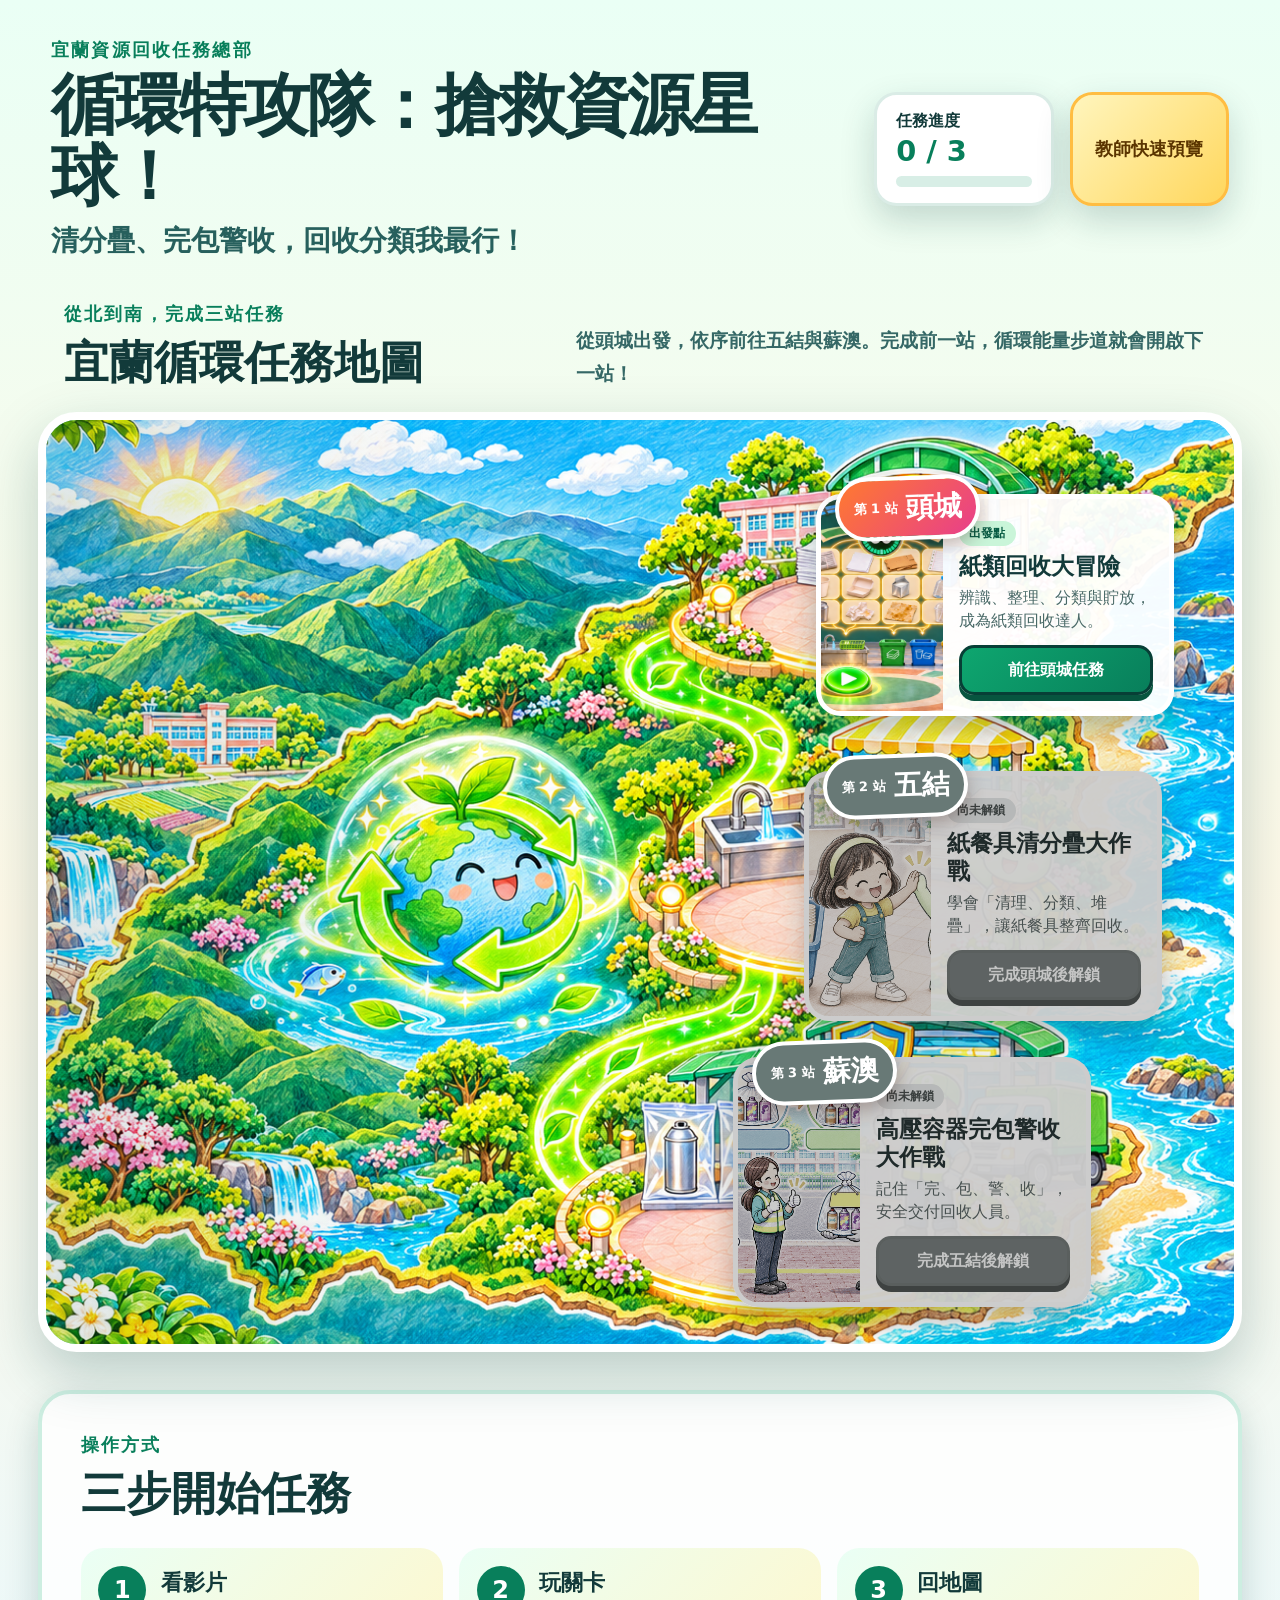
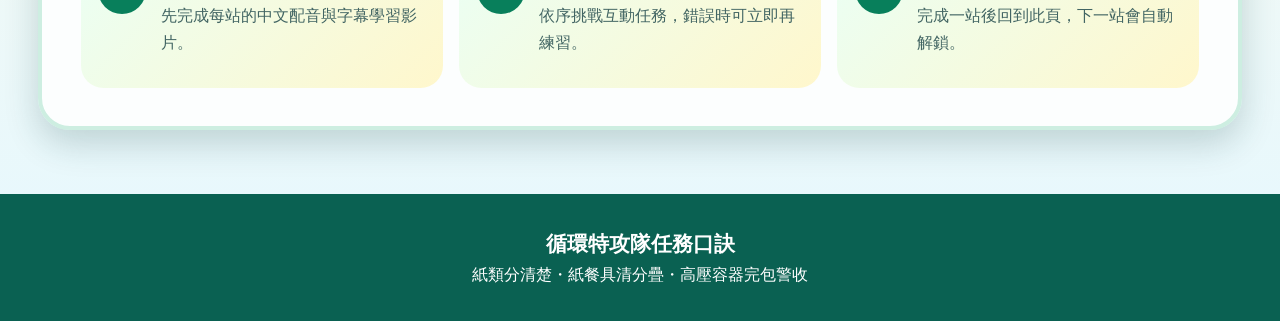
<file: index.html>
<!doctype html>
<html lang="zh-Hant-TW">
<head>
  <meta charset="utf-8">
  <meta name="viewport" content="width=device-width, initial-scale=1, viewport-fit=cover">
  <meta name="theme-color" content="#087f5b">
  <title>循環特攻隊：搶救資源星球！</title>
  <link rel="icon" href="assets/thumbs/paper.png">
  <link rel="stylesheet" href="styles.css">
</head>
<body>
  <a class="skip-link" href="#mission-map">跳到任務地圖</a>
  <header class="hero">
    <div class="hero-copy">
      <p class="eyebrow">宜蘭資源回收任務總部</p>
      <h1>循環特攻隊：搶救資源星球！</h1>
      <p class="subtitle">清分疊、完包警收，回收分類我最行！</p>
    </div>
    <div class="hero-actions">
      <div class="progress-card" aria-live="polite">
        <span>任務進度</span>
        <strong id="progress-text">0 / 3</strong>
        <div class="progress-track"><span id="progress-bar"></span></div>
      </div>
      <button class="teacher-button" id="teacher-toggle" type="button" aria-pressed="false">教師快速預覽</button>
    </div>
  </header>

  <main>
    <section class="mission-intro" aria-labelledby="map-title">
      <div>
        <p class="eyebrow">從北到南，完成三站任務</p>
        <h2 id="map-title">宜蘭循環任務地圖</h2>
      </div>
      <p>從頭城出發，依序前往五結與蘇澳。完成前一站，循環能量步道就會開啟下一站！</p>
    </section>

    <section class="map-shell" id="mission-map" aria-label="宜蘭三站闖關地圖">
      <img class="map-art" src="assets/map/yilan-recycling-adventure.png" alt="宜蘭山海間的資源回收冒險地圖，設有頭城、五結與蘇澳三座任務平台">
      <div class="map-shade" aria-hidden="true"></div>

      <article class="mission-node toucheng" data-mission="paper">
        <div class="location-pin"><span>第 1 站</span><strong>頭城</strong></div>
        <div class="mission-card">
          <img src="assets/thumbs/paper.png" alt="紙類分類任務插圖">
          <div class="card-copy">
            <span class="status-pill" data-status="paper">出發點</span>
            <h3>紙類回收大冒險</h3>
            <p>辨識、整理、分類與貯放，成為紙類回收達人。</p>
            <a class="mission-button" data-link="paper" href="games/paper/index.html">前往頭城任務</a>
          </div>
        </div>
      </article>

      <article class="mission-node wujie locked" data-mission="tableware">
        <div class="location-pin"><span>第 2 站</span><strong>五結</strong></div>
        <div class="mission-card">
          <img src="assets/thumbs/tableware.png" alt="紙餐具清分疊任務插圖">
          <div class="card-copy">
            <span class="status-pill" data-status="tableware">尚未解鎖</span>
            <h3>紙餐具清分疊大作戰</h3>
            <p>學會「清理、分類、堆疊」，讓紙餐具整齊回收。</p>
            <a class="mission-button" data-link="tableware" href="games/tableware/index.html" aria-disabled="true" tabindex="-1">完成頭城後解鎖</a>
          </div>
        </div>
      </article>

      <article class="mission-node suao locked" data-mission="pressure">
        <div class="location-pin"><span>第 3 站</span><strong>蘇澳</strong></div>
        <div class="mission-card">
          <img src="assets/thumbs/pressure.png" alt="高壓容器完包警收任務插圖">
          <div class="card-copy">
            <span class="status-pill" data-status="pressure">尚未解鎖</span>
            <h3>高壓容器完包警收大作戰</h3>
            <p>記住「完、包、警、收」，安全交付回收人員。</p>
            <a class="mission-button" data-link="pressure" href="games/pressure/index.html" aria-disabled="true" tabindex="-1">完成五結後解鎖</a>
          </div>
        </div>
      </article>

      <div class="planet-message" id="planet-message" hidden>
        <span aria-hidden="true">★</span>
        <strong>資源星球獲救了！</strong>
        <p>你完成三站任務，成為最棒的循環特攻隊員！</p>
      </div>
    </section>

    <section class="how-to" aria-labelledby="how-title">
      <div>
        <p class="eyebrow">操作方式</p>
        <h2 id="how-title">三步開始任務</h2>
      </div>
      <ol>
        <li><strong>看影片</strong><span>先完成每站的中文配音與字幕學習影片。</span></li>
        <li><strong>玩關卡</strong><span>依序挑戰互動任務，錯誤時可立即再練習。</span></li>
        <li><strong>回地圖</strong><span>完成一站後回到此頁，下一站會自動解鎖。</span></li>
      </ol>
    </section>
  </main>

  <footer>
    <strong>循環特攻隊任務口訣</strong>
    <span>紙類分清楚・紙餐具清分疊・高壓容器完包警收</span>
  </footer>
  <script src="app.js"></script>
</body>
</html>
</file>
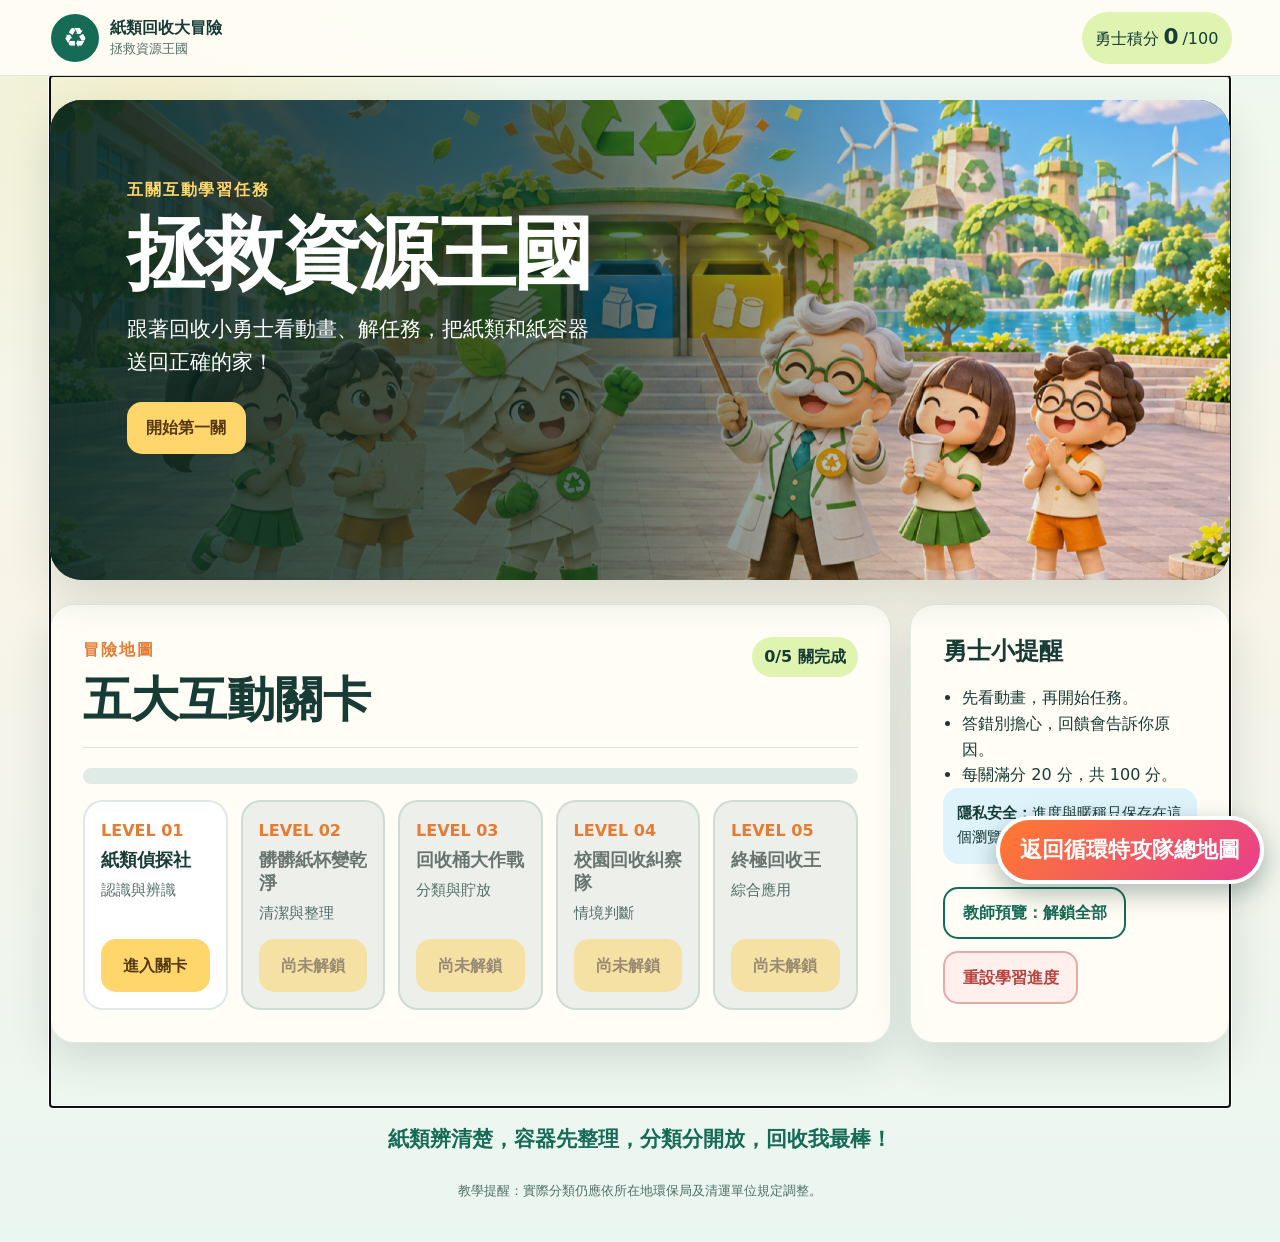
<file: games/paper/index.html>
<!doctype html>
<html lang="zh-Hant-TW">
<head>
  <meta charset="utf-8">
  <meta name="viewport" content="width=device-width, initial-scale=1, viewport-fit=cover">
  <meta name="theme-color" content="#156b55">
  <meta name="description" content="適合國小三、四年級的紙類與紙容器回收闖關遊戲。">
  <title>紙類回收大冒險｜拯救資源王國</title>
  <link rel="icon" href="assets/scenes/scene-05-07.png">
  <link rel="stylesheet" href="styles.css">
</head>
<body>
  <a class="hub-return" href="../../index.html" aria-label="返回循環特攻隊宜蘭任務總地圖">返回循環特攻隊總地圖</a>
  <a class="skip-link" href="#app">跳到主要內容</a>
  <header class="topbar">
    <button class="brand" data-action="home" aria-label="回首頁">
      <span class="brand-mark" aria-hidden="true">♻</span>
      <span><b>紙類回收大冒險</b><small>拯救資源王國</small></span>
    </button>
    <div class="score-pill" aria-live="polite"><span>勇士積分</span><b id="header-score">0</b><span>/100</span></div>
  </header>

  <main id="app" tabindex="-1"></main>

  <footer>
    <p>紙類辨清楚，容器先整理，分類分開放，回收我最棒！</p>
    <small>教學提醒：實際分類仍應依所在地環保局及清運單位規定調整。</small>
  </footer>

  <div id="toast" class="toast" role="status" aria-live="polite"></div>
  <script src="app.js" defer></script>
</body>
</html>
</file>
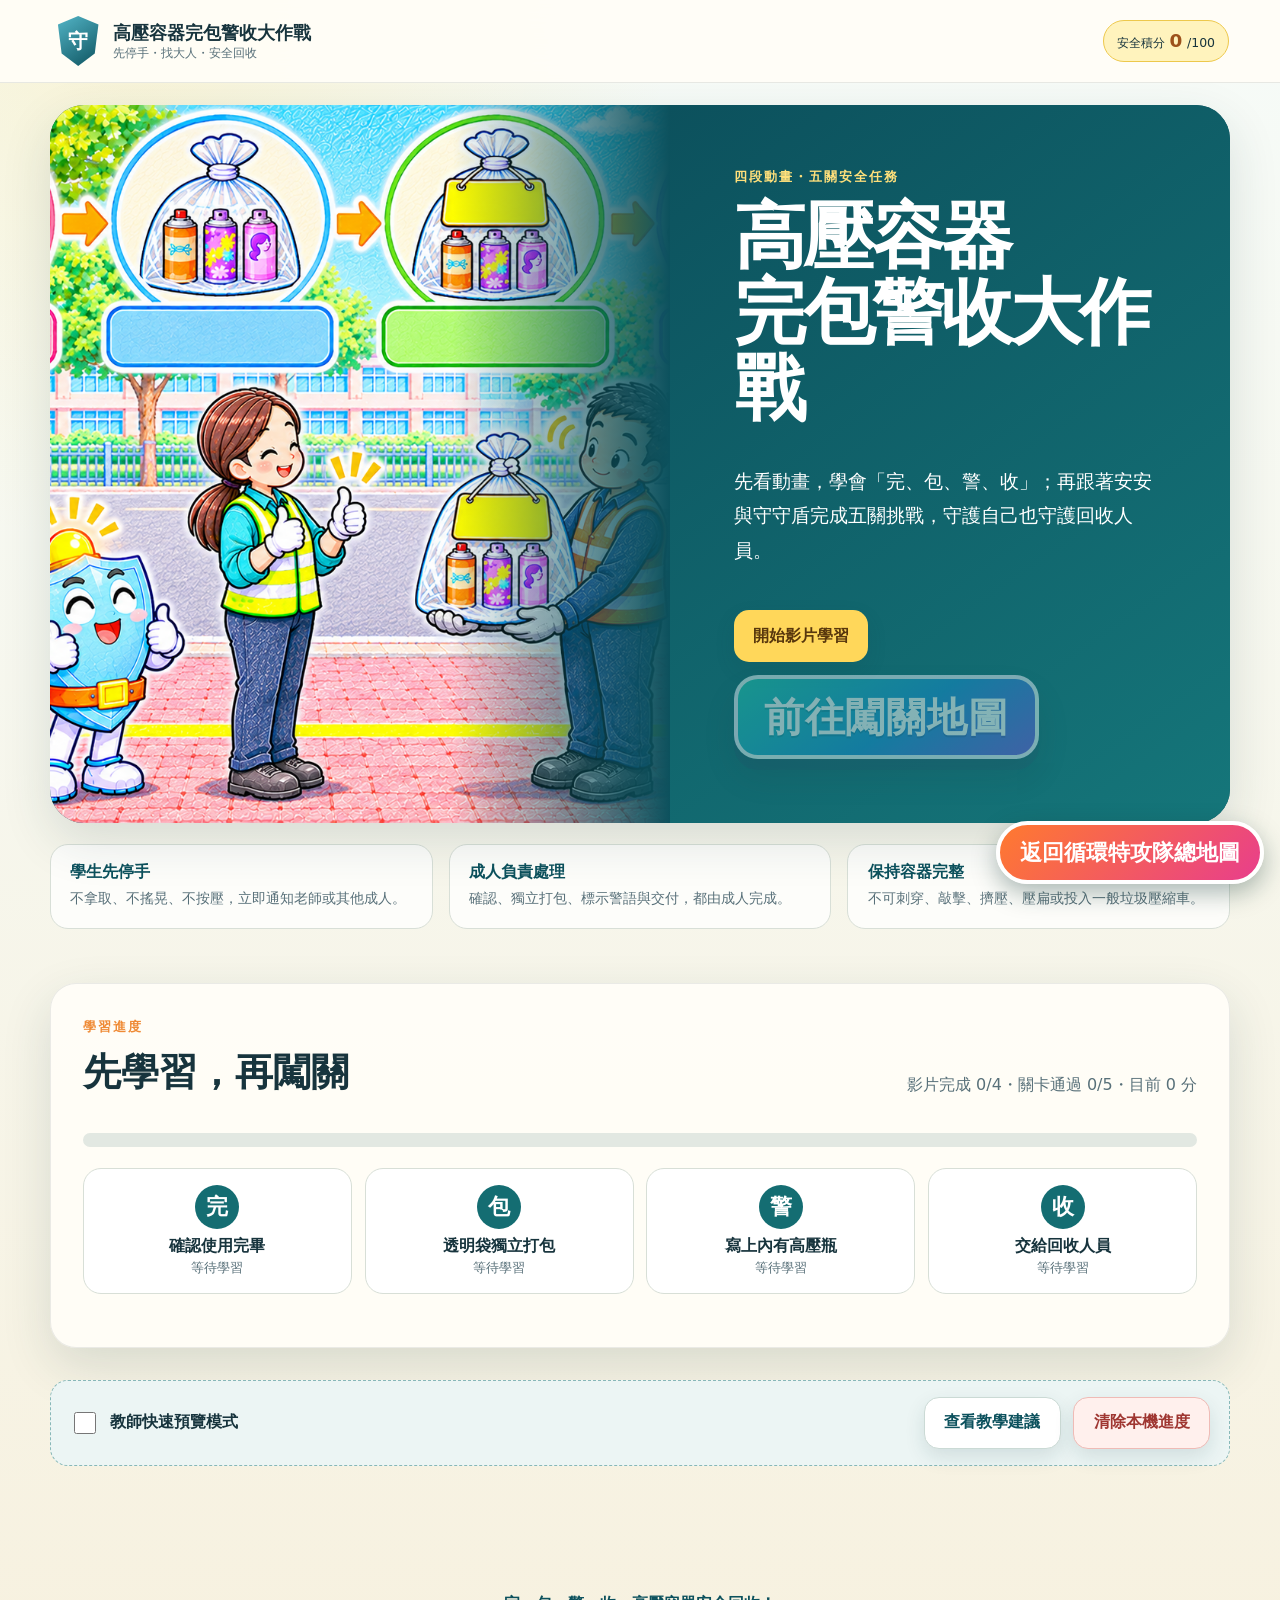
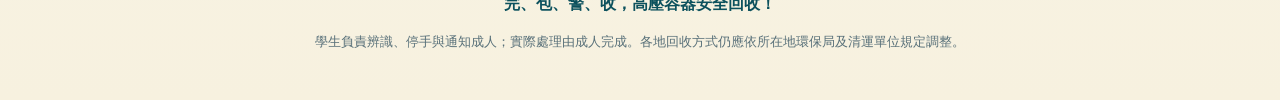
<file: games/pressure/index.html>
<!doctype html>
<html lang="zh-Hant-TW">
<head>
  <meta charset="utf-8">
  <meta name="viewport" content="width=device-width, initial-scale=1, viewport-fit=cover">
  <meta name="theme-color" content="#124f60">
  <meta name="description" content="適合國小三、四年級學習廢高壓容器完、包、警、收正確回收方式的五關互動遊戲。">
  <title>高壓容器完包警收大作戰</title>
  <link rel="icon" href="assets/scenes/scene-04-03.png">
  <link rel="stylesheet" href="styles.css">
</head>
<body>
  <a class="hub-return" href="../../index.html" aria-label="返回循環特攻隊宜蘭任務總地圖">返回循環特攻隊總地圖</a>
  <a class="skip-link" href="#app">跳到主要內容</a>
  <header class="topbar">
    <button class="brand" data-action="home" aria-label="回到首頁">
      <span class="brand-mark" aria-hidden="true">守</span>
      <span><b>高壓容器完包警收大作戰</b><small>先停手・找大人・安全回收</small></span>
    </button>
    <div class="score-pill" aria-live="polite"><span>安全積分</span><b id="header-score">0</b><span>/100</span></div>
  </header>

  <main id="app" tabindex="-1"></main>

  <footer>
    <p>完、包、警、收，高壓容器安全回收！</p>
    <small>學生負責辨識、停手與通知成人；實際處理由成人完成。各地回收方式仍應依所在地環保局及清運單位規定調整。</small>
  </footer>

  <div id="toast" class="toast" role="status" aria-live="polite"></div>
  <script src="app.js" defer></script>
</body>
</html>
</file>
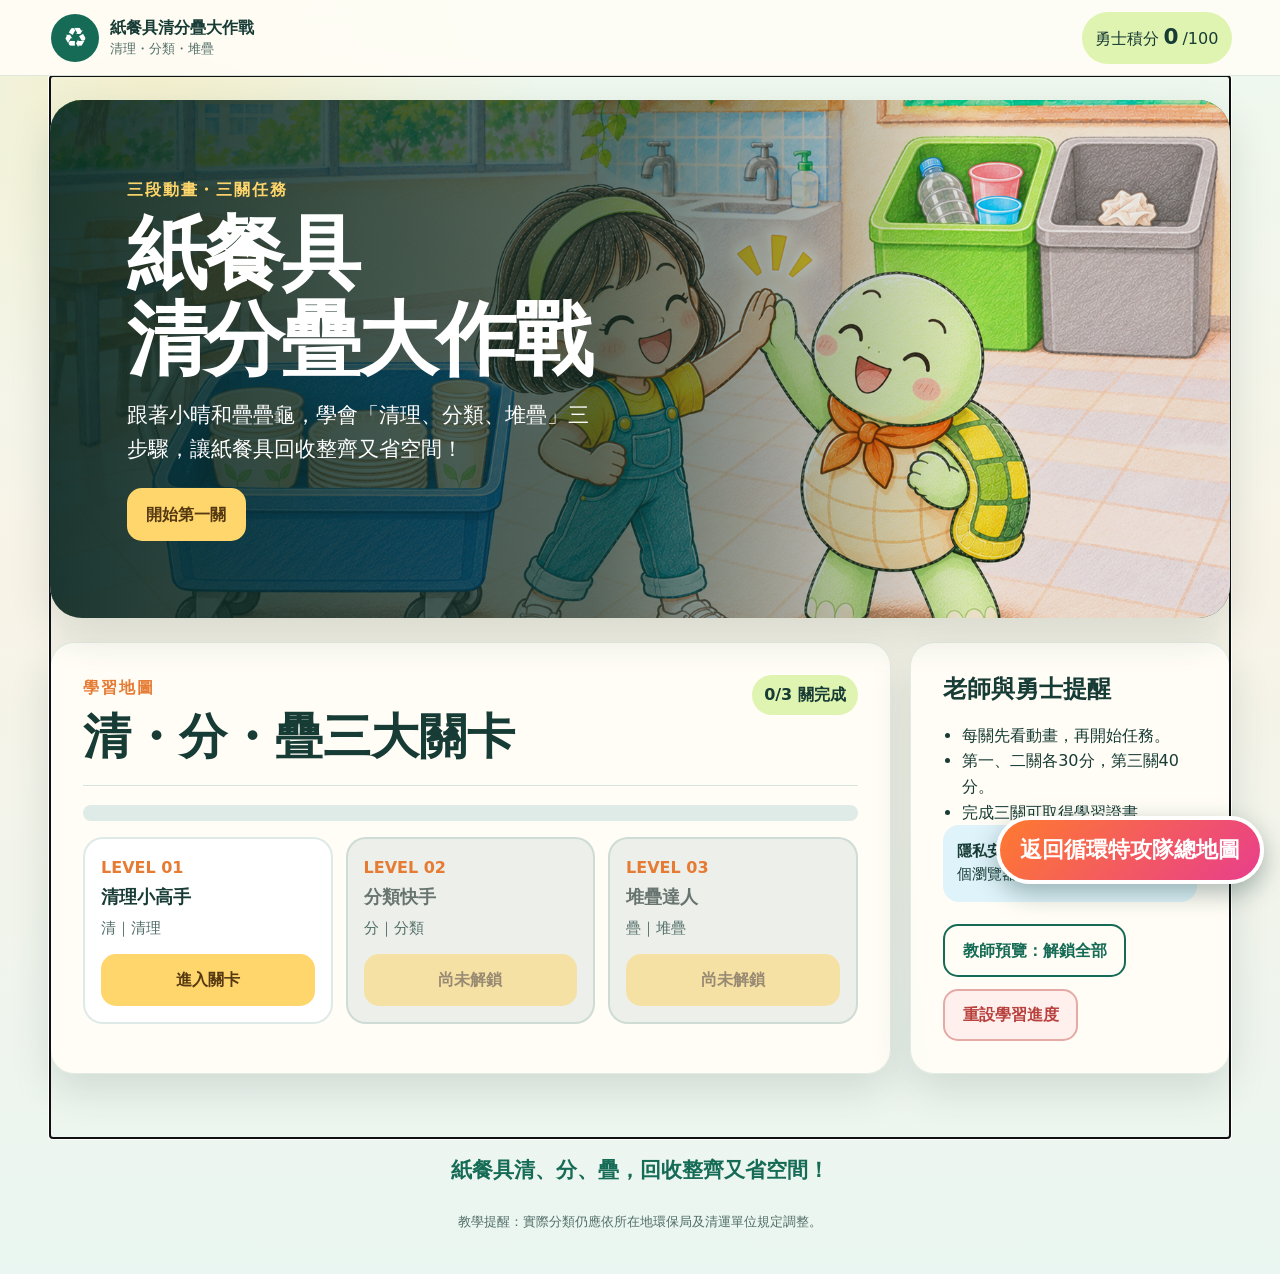
<file: games/tableware/index.html>
<!doctype html>
<html lang="zh-Hant-TW">
<head>
  <meta charset="utf-8">
  <meta name="viewport" content="width=device-width, initial-scale=1, viewport-fit=cover">
  <meta name="theme-color" content="#156b55">
  <meta name="description" content="適合國小學生學習紙餐具清理、分類與堆疊的三關互動遊戲。">
  <title>紙餐具清分疊大作戰</title>
  <link rel="icon" href="assets/scenes/scene-03-03.png">
  <link rel="stylesheet" href="styles.css">
</head>
<body>
  <a class="hub-return" href="../../index.html" aria-label="返回循環特攻隊宜蘭任務總地圖">返回循環特攻隊總地圖</a>
  <a class="skip-link" href="#app">跳到主要內容</a>
  <header class="topbar">
    <button class="brand" data-action="home" aria-label="回首頁">
      <span class="brand-mark" aria-hidden="true">♻</span>
      <span><b>紙餐具清分疊大作戰</b><small>清理・分類・堆疊</small></span>
    </button>
    <div class="score-pill" aria-live="polite"><span>勇士積分</span><b id="header-score">0</b><span>/100</span></div>
  </header>

  <main id="app" tabindex="-1"></main>

  <footer>
    <p>紙餐具清、分、疊，回收整齊又省空間！</p>
    <small>教學提醒：實際分類仍應依所在地環保局及清運單位規定調整。</small>
  </footer>

  <div id="toast" class="toast" role="status" aria-live="polite"></div>
  <script src="app.js" defer></script>
</body>
</html>
</file>
<file: styles.css>
:root {
  --ink: #123a3a;
  --green: #087f5b;
  --green-2: #22b573;
  --yellow: #ffd43b;
  --orange: #ff7a2f;
  --blue: #168aad;
  --cream: #fff9e8;
  --paper: rgba(255,255,255,.96);
  --shadow: 0 14px 34px rgba(15, 67, 63, .2);
}

* { box-sizing: border-box; }
html { scroll-behavior: smooth; }
body {
  margin: 0;
  color: var(--ink);
  font-family: "Noto Sans TC", "PingFang TC", "Microsoft JhengHei", system-ui, sans-serif;
  background: linear-gradient(180deg, #eafff5 0, #fff9e8 48%, #e5f8ff 100%);
}
button, a { font: inherit; }
a { color: inherit; }
.skip-link { position: fixed; left: 1rem; top: -6rem; z-index: 1000; padding: .9rem 1.2rem; background: #fff; border-radius: 1rem; font-weight: 900; }
.skip-link:focus { top: 1rem; }

.hero {
  max-width: 1540px;
  margin: 0 auto;
  padding: clamp(1.3rem, 3vw, 3rem) clamp(1rem, 4vw, 4rem) 1.4rem;
  display: flex;
  align-items: center;
  justify-content: space-between;
  gap: 2rem;
}
.eyebrow { margin: 0 0 .45rem; color: var(--green); font-size: clamp(.9rem, 1.4vw, 1.15rem); font-weight: 900; letter-spacing: .12em; }
h1, h2, h3, p { margin-top: 0; }
h1 { margin-bottom: .55rem; font-size: clamp(2rem, 5.2vw, 4.7rem); line-height: 1.08; letter-spacing: -.045em; }
.subtitle { margin: 0; color: #27605d; font-size: clamp(1.15rem, 2.2vw, 2rem); font-weight: 800; }
.hero-actions { display: flex; align-items: stretch; gap: 1rem; flex: 0 0 auto; }
.progress-card, .teacher-button { border: 3px solid rgba(8,127,91,.15); border-radius: 1.4rem; box-shadow: var(--shadow); }
.progress-card { min-width: 180px; padding: 1rem 1.2rem; background: white; }
.progress-card span { display: block; font-weight: 800; }
.progress-card strong { display: block; margin: .1rem 0 .55rem; color: var(--green); font-size: 1.8rem; }
.progress-track { height: 11px; overflow: hidden; background: #d8eee6; border-radius: 99px; }
.progress-track span { width: 0; height: 100%; background: linear-gradient(90deg, var(--green-2), var(--yellow)); border-radius: inherit; transition: width .35s ease; }
.teacher-button { min-height: 72px; padding: 1rem 1.4rem; border-color: #ffbd42; color: #5b3500; background: linear-gradient(135deg, #fff5bd, #ffd75d); font-size: 1.1rem; font-weight: 900; cursor: pointer; }
.teacher-button[aria-pressed="true"] { color: white; border-color: #0c7d95; background: linear-gradient(135deg, #1496bb, #087f5b); }

main { max-width: 1540px; margin: 0 auto; padding: 0 clamp(.7rem, 3vw, 3rem) 4rem; }
.mission-intro { display: flex; align-items: end; justify-content: space-between; gap: 2rem; padding: 1.2rem clamp(.4rem, 2vw, 2rem); }
.mission-intro h2, .how-to h2 { margin-bottom: 0; font-size: clamp(1.7rem, 3.5vw, 3rem); }
.mission-intro > p { max-width: 640px; margin-bottom: .15rem; color: #356866; font-size: clamp(1rem, 1.5vw, 1.25rem); font-weight: 700; line-height: 1.7; }

.map-shell {
  position: relative;
  min-height: min(74vw, 940px);
  overflow: hidden;
  border: 8px solid white;
  border-radius: clamp(1.3rem, 3vw, 3rem);
  background: #69cdec;
  box-shadow: 0 22px 55px rgba(18,78,76,.26);
  isolation: isolate;
}
.map-art { position: absolute; inset: 0; width: 100%; height: 100%; object-fit: cover; }
.map-shade { position: absolute; inset: 0; z-index: 1; pointer-events: none; background: linear-gradient(90deg, rgba(6,61,60,.12), transparent 35%); }
.mission-node { position: absolute; z-index: 3; width: clamp(230px, 28vw, 410px); }
.toucheng { top: 8%; right: 5%; }
.wujie { top: 38%; right: 6%; }
.suao { right: 12%; bottom: 4%; }
.location-pin { position: absolute; z-index: 4; top: -1.1rem; left: 1.2rem; display: flex; align-items: center; gap: .5rem; padding: .55rem .9rem; color: white; border: 4px solid white; border-radius: 999px; background: linear-gradient(135deg, var(--orange), #e83e8c); box-shadow: 0 7px 18px rgba(63,30,23,.3); transform: rotate(-2deg); }
.location-pin span { font-size: .82rem; font-weight: 800; }
.location-pin strong { font-size: clamp(1.3rem, 2.2vw, 2rem); }
.mission-card { display: grid; grid-template-columns: 35% 1fr; overflow: hidden; border: 5px solid rgba(255,255,255,.97); border-radius: 1.55rem; background: var(--paper); box-shadow: 0 14px 30px rgba(13,58,55,.3); transition: transform .2s ease, filter .2s ease; }
.mission-card img { width: 100%; height: 100%; min-height: 190px; object-fit: cover; }
.card-copy { padding: 1.35rem 1rem 1rem; }
.status-pill { display: inline-block; margin-bottom: .45rem; padding: .25rem .65rem; border-radius: 99px; color: #075b43; background: #c9f5d9; font-size: .78rem; font-weight: 900; }
.mission-card h3 { margin-bottom: .35rem; font-size: clamp(1.05rem, 1.8vw, 1.45rem); line-height: 1.2; }
.mission-card p { margin-bottom: .8rem; color: #496967; font-size: clamp(.8rem, 1.25vw, 1rem); line-height: 1.45; }
.mission-button { display: block; min-height: 50px; padding: .72rem .75rem; border: 3px solid #073f36; border-radius: .95rem; color: white; background: linear-gradient(135deg, #0ea66f, #087f5b); text-align: center; text-decoration: none; font-weight: 900; box-shadow: 0 6px 0 #07553f; }
.mission-button:hover, .mission-button:focus-visible { transform: translateY(-2px); filter: brightness(1.08); outline: 4px solid rgba(255,212,59,.9); outline-offset: 3px; }
.mission-node.completed .mission-card { border-color: var(--yellow); }
.mission-node.completed .status-pill { color: #694100; background: #ffe79a; }
.mission-node.completed .location-pin { background: linear-gradient(135deg, #ffaf18, #ff7a2f); }
.mission-node.locked .mission-card { filter: grayscale(.65) brightness(.8); }
.mission-node.locked .mission-button { border-color: #687976; color: #f3f6f5; background: #6d7f7c; box-shadow: 0 6px 0 #455552; pointer-events: none; }
.mission-node.locked .status-pill { color: #3e5250; background: #e1e7e6; }
.mission-node.locked .location-pin { background: #687976; }

.planet-message { position: absolute; z-index: 5; left: 25%; top: 49%; width: min(34%, 430px); padding: 1.2rem; border: 6px solid #fff; border-radius: 2rem; color: #083c38; background: rgba(255,249,220,.96); box-shadow: 0 0 0 8px #ffd43b, var(--shadow); text-align: center; animation: pop .5s ease both; }
.planet-message span { display: block; color: #ff9f1c; font-size: 2.4rem; }
.planet-message strong { display: block; font-size: clamp(1.3rem, 2.5vw, 2.3rem); }
.planet-message p { margin: .4rem 0 0; font-weight: 800; line-height: 1.5; }
@keyframes pop { from { opacity: 0; transform: scale(.75); } }

.how-to { margin-top: 2.4rem; padding: clamp(1.3rem, 3vw, 2.8rem); border: 4px solid #cdeee1; border-radius: 2rem; background: rgba(255,255,255,.86); box-shadow: var(--shadow); }
.how-to ol { display: grid; grid-template-columns: repeat(3,1fr); gap: 1rem; margin: 1.5rem 0 0; padding: 0; list-style: none; counter-reset: steps; }
.how-to li { position: relative; min-height: 140px; padding: 1.25rem 1.25rem 1.25rem 5rem; border-radius: 1.4rem; background: linear-gradient(135deg, #eafff5, #fff7cc); counter-increment: steps; }
.how-to li::before { content: counter(steps); position: absolute; left: 1.1rem; top: 1.1rem; display: grid; width: 3rem; aspect-ratio: 1; place-items: center; border-radius: 50%; color: white; background: var(--green); font-size: 1.5rem; font-weight: 900; }
.how-to strong { display: block; margin-bottom: .4rem; font-size: 1.35rem; }
.how-to span { color: #426563; line-height: 1.65; }
footer { padding: 2.2rem 1rem; color: white; background: #0a6152; text-align: center; }
footer strong, footer span { display: block; }
footer strong { margin-bottom: .45rem; font-size: 1.3rem; }

@media (max-width: 980px) {
  .hero, .mission-intro { align-items: stretch; flex-direction: column; }
  .hero-actions { width: 100%; }
  .progress-card, .teacher-button { flex: 1; }
  .map-shell { min-height: 1200px; }
  .map-art { object-position: 58% center; }
  .mission-node { width: min(46vw, 400px); }
  .toucheng { top: 5%; right: 3%; }
  .wujie { top: 37%; right: 3%; }
  .suao { right: 4%; bottom: 4%; }
  .mission-card { grid-template-columns: 1fr; }
  .mission-card img { height: 105px; min-height: 0; }
  .planet-message { left: 5%; top: 43%; width: 42%; }
}

@media (max-width: 650px) {
  .hero { padding-inline: 1rem; }
  .hero-actions { flex-direction: column; }
  .mission-intro { padding-inline: .3rem; }
  .map-shell { min-height: 1560px; border-width: 5px; }
  .map-art { object-position: 64% center; filter: saturate(.92) brightness(.92); }
  .map-shade { background: rgba(6,61,60,.1); }
  .mission-node { left: 5%; right: auto; width: 90%; }
  .toucheng { top: 5%; }
  .wujie { top: 36%; }
  .suao { top: 67%; bottom: auto; }
  .mission-card { grid-template-columns: 34% 1fr; }
  .mission-card img { height: 100%; min-height: 210px; }
  .card-copy { padding-top: 1.55rem; }
  .mission-card h3 { font-size: 1.18rem; }
  .mission-card p { font-size: .88rem; }
  .mission-button { min-height: 56px; }
  .planet-message { left: 8%; top: 88%; width: 84%; }
  .how-to ol { grid-template-columns: 1fr; }
}

@media (max-width: 420px) {
  .map-shell { min-height: 1660px; }
  .mission-card { grid-template-columns: 1fr; }
  .mission-card img { height: 130px; min-height: 0; }
}

@media (prefers-reduced-motion: reduce) {
  *, *::before, *::after { scroll-behavior: auto !important; animation: none !important; transition: none !important; }
}
</file>
<file: games/paper/styles.css>
:root {
  --ink: #173b35;
  --muted: #526e68;
  --paper: #fffdf6;
  --cream: #f6f0df;
  --green: #156b55;
  --green-2: #2f9274;
  --lime: #dff4b0;
  --blue: #24729a;
  --blue-light: #dff3fa;
  --orange: #e67b33;
  --yellow: #ffd66b;
  --red: #b9413d;
  --shadow: 0 16px 40px rgba(31, 70, 61, .15);
  --radius: 24px;
}

.hub-return {
  position: fixed; right: max(16px, env(safe-area-inset-right)); bottom: max(16px, env(safe-area-inset-bottom)); z-index: 999;
  display: grid; min-height: 62px; padding: .8rem 1.25rem; place-items: center;
  border: 4px solid #fff; border-radius: 999px; color: #fff; background: linear-gradient(135deg,#ff7a2f,#e83e8c);
  box-shadow: 0 9px 24px rgba(20,57,53,.35); font-size: clamp(1.05rem,2vw,1.35rem); font-weight: 900; text-decoration: none;
}
.hub-return:hover,.hub-return:focus-visible { transform: translateY(-2px); outline: 4px solid #ffd43b; outline-offset: 3px; }
@media print { .hub-return { display: none !important; } }

* { box-sizing: border-box; }
html { scroll-behavior: smooth; }
body {
  margin: 0;
  color: var(--ink);
  background:
    radial-gradient(circle at 12% 4%, rgba(255, 214, 107, .26), transparent 24rem),
    linear-gradient(180deg, #edf8ef, #f8f3e7 45%, #eaf6f1);
  font-family: "PingFang TC", "Noto Sans TC", system-ui, -apple-system, sans-serif;
  line-height: 1.6;
  min-height: 100vh;
}
button, input { font: inherit; }
button { touch-action: manipulation; }
.skip-link { position: fixed; left: 1rem; top: -5rem; z-index: 100; background: #fff; padding: .8rem 1rem; border-radius: 12px; color: var(--green); }
.skip-link:focus { top: 1rem; }
.topbar {
  position: sticky; top: 0; z-index: 20;
  display: flex; justify-content: space-between; align-items: center; gap: 1rem;
  min-height: 74px; padding: .65rem clamp(1rem, 4vw, 3rem);
  background: rgba(255, 253, 246, .92); backdrop-filter: blur(12px);
  border-bottom: 1px solid rgba(21, 107, 85, .14);
}
.brand { border: 0; background: none; color: var(--ink); display: flex; align-items: center; gap: .7rem; text-align: left; cursor: pointer; padding: .2rem; }
.brand-mark { display: grid; place-items: center; width: 48px; height: 48px; border-radius: 50%; background: var(--green); color: #fff; font-size: 1.7rem; }
.brand b, .brand small { display: block; line-height: 1.2; }
.brand small { color: var(--muted); margin-top: .2rem; }
.score-pill { display: flex; align-items: baseline; gap: .25rem; padding: .55rem .85rem; border-radius: 999px; background: var(--lime); white-space: nowrap; }
.score-pill b { font-size: 1.35rem; }
#app { width: min(1180px, calc(100% - 2rem)); margin: 0 auto; padding: 1.5rem 0 4rem; min-height: 75vh; }
footer { text-align: center; color: var(--muted); padding: 1rem 1rem 2.5rem; }
footer p { font-weight: 800; color: var(--green); font-size: clamp(1rem, 3vw, 1.3rem); }

.hero, .level-hero {
  position: relative; overflow: hidden; min-height: 480px; border-radius: 32px;
  background: #244f42; box-shadow: var(--shadow); isolation: isolate;
}
.hero::after, .level-hero::after { content: ""; position: absolute; inset: 0; z-index: -1; background: linear-gradient(90deg, rgba(9, 40, 34, .92) 0%, rgba(9, 40, 34, .68) 46%, rgba(9, 40, 34, .08) 78%); }
.hero img, .level-hero img { position: absolute; inset: 0; width: 100%; height: 100%; object-fit: cover; z-index: -2; }
.hero-copy, .level-hero-copy { width: min(630px, 63%); padding: clamp(2rem, 6vw, 5rem); color: #fff; }
.eyebrow { margin: 0 0 .5rem; text-transform: uppercase; letter-spacing: .12em; font-weight: 900; color: var(--yellow); }
h1, h2, h3, p { margin-top: 0; }
h1 { font-size: clamp(2.4rem, 7vw, 5rem); line-height: 1.08; letter-spacing: -.035em; margin-bottom: 1rem; }
h2 { font-size: clamp(1.8rem, 5vw, 3rem); line-height: 1.18; }
.lead { font-size: clamp(1.05rem, 2.3vw, 1.3rem); max-width: 38em; }
.action-row { display: flex; flex-wrap: wrap; gap: .75rem; margin-top: 1.4rem; }
.btn {
  min-height: 50px; border-radius: 15px; border: 2px solid transparent; padding: .72rem 1.1rem;
  font-weight: 800; cursor: pointer; transition: transform .16s ease, box-shadow .16s ease, background .16s ease;
}
.btn:hover { transform: translateY(-2px); box-shadow: 0 8px 20px rgba(22, 64, 54, .18); }
.btn:focus-visible, .choice:focus-visible, .item-card:focus-visible, .zone:focus-visible, .scenario-card:focus-visible { outline: 4px solid var(--yellow); outline-offset: 3px; }
.btn-primary { background: var(--yellow); color: #553912; }
.btn-secondary { background: #fff; color: var(--green); border-color: rgba(21,107,85,.25); }
.btn-quiet { background: transparent; color: var(--green); border-color: var(--green); }
.btn-danger { background: #fff0ee; color: var(--red); border-color: #e4aaa5; }
.btn[disabled], .choice[disabled], .item-card[disabled] { opacity: .55; cursor: not-allowed; transform: none; }

.dashboard { margin-top: 1.5rem; display: grid; grid-template-columns: 1fr 320px; gap: 1.2rem; }
.panel { background: rgba(255,253,246,.95); border: 1px solid rgba(21,107,85,.12); border-radius: var(--radius); box-shadow: var(--shadow); padding: clamp(1.1rem, 3vw, 2rem); }
.progress-track { height: 16px; background: #dfebe6; border-radius: 99px; overflow: hidden; }
.progress-fill { height: 100%; background: linear-gradient(90deg, var(--green-2), var(--yellow)); border-radius: inherit; }
.level-grid { display: grid; grid-template-columns: repeat(5, 1fr); gap: .8rem; margin-top: 1rem; }
.level-card { position: relative; min-height: 180px; display: flex; flex-direction: column; border: 2px solid rgba(21,107,85,.14); border-radius: 20px; padding: 1rem; background: #fff; }
.level-card.done { border-color: var(--green-2); background: #f1faef; }
.level-card.locked { background: #ecefea; color: #68746f; }
.level-no { font-weight: 900; color: var(--orange); }
.level-card h3 { font-size: 1.1rem; margin: .35rem 0 .4rem; line-height: 1.3; }
.level-card p { font-size: .92rem; color: var(--muted); flex: 1; }
.level-card .btn { width: 100%; }
.mini-list { padding-left: 1.2rem; margin-bottom: 0; }
.privacy-note { background: var(--blue-light); border-radius: 16px; padding: .9rem; font-size: .93rem; }

.level-hero { min-height: 350px; margin-bottom: 1.2rem; }
.level-hero-copy { padding: clamp(1.6rem, 5vw, 3.5rem); }
.level-hero h1 { font-size: clamp(2.1rem, 5vw, 3.8rem); }
.level-layout { display: grid; grid-template-columns: minmax(0, 1.45fr) minmax(270px, .55fr); gap: 1.2rem; align-items: start; }
.video-box { overflow: hidden; background: #0d2c25; border-radius: 18px; }
video { display: block; width: 100%; aspect-ratio: 16 / 9; background: #0d2c25; }
.lesson-card { position: sticky; top: 90px; }
.lesson-card ul { padding-left: 1.3rem; }
.game-stage { margin-top: 1.2rem; }
.stage-head { display: flex; justify-content: space-between; align-items: start; gap: 1rem; border-bottom: 1px solid #d8e5df; padding-bottom: 1rem; margin-bottom: 1.2rem; }
.stage-head h2 { margin-bottom: .25rem; }
.status-chip { flex: none; border-radius: 99px; background: var(--lime); padding: .45rem .75rem; font-weight: 900; }
.instruction { background: #fff5d2; border-left: 6px solid var(--yellow); padding: .9rem 1rem; border-radius: 10px; }
.feedback { min-height: 54px; padding: .75rem 1rem; border-radius: 14px; margin-top: 1rem; font-weight: 800; }
.feedback:empty { display: none; }
.feedback.good { background: #e1f6df; color: #185d3f; }
.feedback.bad { background: #fff0e3; color: #8a431e; }
.items, .choices { display: grid; grid-template-columns: repeat(2, minmax(0, 1fr)); gap: .75rem; }
.item-card, .choice, .zone, .step-card, .scenario-card {
  border: 2px solid #d6e4de; background: #fff; color: var(--ink); border-radius: 16px; padding: 1rem; min-height: 58px; cursor: pointer; text-align: left;
}
.item-card { display: flex; align-items: center; gap: .8rem; font-weight: 800; }
.item-icon { display: grid; place-items: center; flex: none; width: 46px; height: 46px; border-radius: 14px; background: var(--cream); font-size: 1.55rem; }
.item-card.selected { border-color: var(--orange); background: #fff8e9; box-shadow: 0 0 0 3px rgba(230,123,51,.18); }
.item-card.answered { opacity: .48; text-decoration: line-through; }
.category-buttons, .zones { display: grid; grid-template-columns: repeat(3, 1fr); gap: .8rem; margin: 1rem 0; }
.zone { min-height: 120px; text-align: center; font-weight: 900; display: grid; place-items: center; border-width: 3px; }
.zone.green { border-color: #55a56d; background: #eff9e7; }
.zone.blue { border-color: #4b9bc0; background: #eaf7fc; }
.zone.orange { border-color: #e9a062; background: #fff4e7; }
.step-pool { display: grid; grid-template-columns: repeat(2, 1fr); gap: .75rem; }
.step-card { font-weight: 800; }
.step-card.wrong { border-style: dashed; color: #7a4c43; }
.sequence { display: grid; grid-template-columns: repeat(4, 1fr); gap: .55rem; margin: 1rem 0; }
.sequence-slot { min-height: 72px; border-radius: 14px; border: 2px dashed #96b3a8; display: grid; place-items: center; padding: .5rem; text-align: center; background: #f6faf7; }
.scenario-grid { display: grid; grid-template-columns: repeat(2, minmax(0, 1fr)); gap: 1rem; }
.scenario-card { padding: 0; overflow: hidden; }
.scenario-card img { width: 100%; aspect-ratio: 16/9; object-fit: cover; display: block; }
.scenario-copy { padding: 1rem; }
.scenario-card.solved { border-color: var(--green-2); background: #f0faef; }
.fix-options { display: grid; gap: .5rem; margin-top: .75rem; }
.choice { font-weight: 800; text-align: center; }
.choice:hover, .step-card:hover, .item-card:hover { border-color: var(--green-2); }
.quiz-top { display: flex; justify-content: space-between; gap: 1rem; align-items: center; margin-bottom: 1rem; }
.timer { display: grid; place-items: center; min-width: 84px; min-height: 84px; border-radius: 50%; border: 8px solid var(--yellow); background: #fff; font-size: 1.45rem; font-weight: 900; }
.timer.urgent { color: var(--red); border-color: #e77b73; animation: pulse .8s infinite alternate; }
.result-card { text-align: center; padding: clamp(2rem, 6vw, 4rem); }
.result-score { font-size: clamp(3rem, 10vw, 6rem); font-weight: 900; color: var(--green); line-height: 1; }
.stars { color: #e9a51e; font-size: 2rem; letter-spacing: .15em; }
.certificate {
  position: relative; overflow: hidden; text-align: center; border: 12px double #d8a62d; padding: clamp(2rem, 7vw, 5rem); min-height: 650px;
  background: rgba(255,253,246,.94); border-radius: 18px;
}
.certificate::before { content: ""; position: absolute; inset: 0; z-index: -2; background: url("assets/scenes/scene-05-07.png") center/cover; opacity: .18; }
.certificate::after { content: ""; position: absolute; inset: 0; z-index: -1; background: linear-gradient(rgba(255,253,246,.48), rgba(255,253,246,.9)); }
.certificate h1 { color: var(--green); }
.name-input { width: min(420px, 100%); border: 0; border-bottom: 3px solid var(--green); background: transparent; text-align: center; font-size: 1.65rem; font-weight: 900; color: var(--ink); padding: .5rem; }
.signature-row { display: flex; justify-content: center; gap: 3rem; margin-top: 3rem; }
.signature { border-top: 2px solid var(--ink); padding: .5rem 2.5rem; }
.toast { position: fixed; left: 50%; bottom: 1.5rem; z-index: 50; transform: translate(-50%, 120px); opacity: 0; padding: .85rem 1.2rem; border-radius: 99px; background: #173b35; color: #fff; box-shadow: var(--shadow); transition: .25s; pointer-events: none; }
.toast.show { transform: translate(-50%, 0); opacity: 1; }
.hidden { display: none !important; }
@keyframes pulse { to { transform: scale(1.07); } }

@media (max-width: 900px) {
  .dashboard, .level-layout { grid-template-columns: 1fr; }
  .level-grid { grid-template-columns: repeat(2, 1fr); }
  .lesson-card { position: static; }
  .level-card:last-child { grid-column: 1 / -1; }
}
@media (max-width: 640px) {
  #app { width: min(100% - 1rem, 1180px); padding-top: .6rem; }
  .topbar { min-height: 66px; padding: .5rem .75rem; }
  .brand-mark { width: 42px; height: 42px; }
  .brand small, .score-pill span:first-child { display: none; }
  .hero, .level-hero { min-height: 530px; }
  .hero::after, .level-hero::after { background: linear-gradient(0deg, rgba(9,40,34,.96), rgba(9,40,34,.42) 72%, rgba(9,40,34,.08)); }
  .hero-copy, .level-hero-copy { position: absolute; bottom: 0; width: 100%; padding: 1.35rem; }
  .level-grid, .items, .choices, .scenario-grid, .step-pool { grid-template-columns: 1fr; }
  .category-buttons, .zones { grid-template-columns: 1fr; }
  .zone { min-height: 76px; }
  .sequence { grid-template-columns: repeat(2, 1fr); }
  .stage-head { display: block; }
  .status-chip { display: inline-block; margin-top: .5rem; }
  .panel { border-radius: 18px; }
}
@media (prefers-reduced-motion: reduce) {
  *, *::before, *::after { scroll-behavior: auto !important; animation: none !important; transition: none !important; }
}
@media print {
  .topbar, footer, .no-print, .toast { display: none !important; }
  body { background: #fff; }
  #app { width: 100%; padding: 0; }
  .certificate { min-height: 95vh; box-shadow: none; break-inside: avoid; }
}

/* A4 paper-recycling certificate */
.certificate-shell { margin: 1.5rem auto 3rem; }
.paper-certificate {
  position: relative; width: min(100%, 1123px); aspect-ratio: 297 / 210; min-height: 0; margin: 0 auto;
  padding: 3.6% 12% 3.2%; overflow: hidden; border: 0; border-radius: 22px;
  background: url("assets/certificate/paper-certificate-bg.png") center / 100% 100% no-repeat;
  box-shadow: 0 24px 65px rgba(35,70,76,.24); text-align: center;
  print-color-adjust: exact; -webkit-print-color-adjust: exact;
}
.paper-certificate::before, .paper-certificate::after { display: none; }
.paper-certificate > * { position: relative; z-index: 1; }
.certificate-header { text-align: center; }
.certificate-header p { margin: 0; color: #c6622f; font-size: clamp(.72rem,1.15vw,1rem); font-weight: 950; letter-spacing: .16em; }
.certificate-header h1 { margin: .12rem 0; color: #126348; font-size: clamp(2rem,4vw,3.45rem); line-height: 1.05; }
.certificate-header span { color: #58716a; font-size: clamp(.72rem,1.15vw,.95rem); font-weight: 850; }
.certificate-content { width: 78%; margin: .55rem auto 0; }
.certificate-lead { margin: 0 0 .25rem; color: #345c54; font-size: clamp(.76rem,1.15vw,1rem); font-weight: 900; }
.name-panel { width: min(72%,560px); margin: 0 auto; padding: .42rem .8rem; border: 4px solid #e9a72c; border-radius: 17px; background: linear-gradient(135deg,rgba(255,244,166,.96),rgba(255,218,151,.96)); box-shadow: 0 6px 0 rgba(165,104,23,.14); }
.name-panel label { display: block; color: #85501f; font-size: clamp(.68rem,1vw,.86rem); font-weight: 950; }
.paper-certificate .name-input { width: 100%; padding: .18rem .5rem; border: 0; border-bottom: 3px solid #218160; background: rgba(255,255,255,.78); color: #123f36; font-size: clamp(1.35rem,2.25vw,2rem); line-height: 1.15; }
.certificate-story { margin: .55rem auto; padding: .42rem .65rem; border-left: 6px solid #4aa479; border-radius: 8px; background: rgba(255,255,255,.76); color: #244e46; font-size: clamp(.72rem,1.15vw,.98rem); font-weight: 750; line-height: 1.55; }
.paper-certificate .stars { margin: .2rem 0; color: #f2a91e; font-size: clamp(1.05rem,2vw,1.7rem); letter-spacing: .15em; }
.certificate-award { display: flex; align-items: center; justify-content: center; gap: .75rem; margin: .3rem auto; padding: .45rem .7rem; border: 2px solid #7eb99d; border-radius: 14px; background: linear-gradient(90deg,rgba(229,248,238,.95),rgba(255,246,196,.95)); }
.certificate-award span { color: #5c756d; font-size: .72rem; font-weight: 900; }
.certificate-award strong { color: #126348; font-size: clamp(.9rem,1.45vw,1.2rem); }
.certificate-award em { color: #a65326; font-size: clamp(.78rem,1.15vw,.98rem); font-style: normal; font-weight: 950; }
.certificate-slogan { margin: .35rem 0 0; color: #1e5b47; font-size: clamp(.78rem,1.2vw,1rem); font-weight: 950; }
.certificate-footer { position: absolute; left: 13%; right: 13%; bottom: 2.4%; display: flex; align-items: center; justify-content: space-between; padding-top: .45rem; border-top: 2px solid #698f7f; color: #466960; font-size: clamp(.63rem,.95vw,.82rem); }
.certificate-footer b { color: #126348; }
.certificate-controls { max-width: 1123px; margin: 1rem auto; padding: 1rem 1.2rem; border: 2px solid #dce7e1; border-radius: 22px; background: #fff; box-shadow: var(--shadow); }
.certificate-controls > p { text-align: center; color: #526e68; font-weight: 800; }
.certificate-controls .action-row { justify-content: center; }
.certificate-download { min-height: 72px; font-size: clamp(1.15rem,2.3vw,1.8rem); }
@media (max-width: 680px) { .certificate-shell { margin-inline: -.5rem; padding: 0 .5rem; overflow-x: auto; } .paper-certificate { width: 100%; min-width: 720px; } .certificate-controls { margin-inline: .5rem; } }
@page { size: A4 landscape; margin: 0; }
@media print {
  html, body { width: 297mm !important; height: 210mm !important; margin: 0 !important; padding: 0 !important; overflow: hidden !important; }
  body { background: #fff !important; }
  .topbar, body > footer, .hub-return, .no-print, .toast { display: none !important; }
  #app { width: 297mm !important; height: 210mm !important; margin: 0 !important; padding: 0 !important; }
  .certificate-shell { width: 297mm !important; height: 210mm !important; margin: 0 !important; padding: 0 !important; overflow: hidden !important; }
  .paper-certificate { display: block !important; width: 297mm !important; height: 210mm !important; min-width: 297mm !important; min-height: 210mm !important; max-width: none !important; aspect-ratio: auto !important; margin: 0 !important; border-radius: 0 !important; box-shadow: none !important; break-inside: avoid !important; page-break-inside: avoid !important; page-break-after: avoid !important; }
  .certificate-footer { display: flex !important; }
  .name-input { appearance: none; -webkit-appearance: none; }
}
</file>
<file: games/pressure/styles.css>
:root{
  --ink:#17343d;
  --muted:#587079;
  --paper:#fffdf7;
  --cream:#f7f1df;
  --teal:#146d72;
  --teal-dark:#0c515d;
  --blue:#2576a8;
  --yellow:#ffd75a;
  --orange:#ef8a35;
  --green:#3c925f;
  --red:#c74842;
  --line:#d8dfd7;
  --shadow:0 18px 50px rgba(28,62,69,.14);
  --radius:26px;
}

.hub-return {
  position: fixed; right: max(16px, env(safe-area-inset-right)); bottom: max(16px, env(safe-area-inset-bottom)); z-index: 999;
  display: grid; min-height: 62px; padding: .8rem 1.25rem; place-items: center;
  border: 4px solid #fff; border-radius: 999px; color: #fff; background: linear-gradient(135deg,#ff7a2f,#e83e8c);
  box-shadow: 0 9px 24px rgba(20,57,53,.35); font-size: clamp(1.05rem,2vw,1.35rem); font-weight: 900; text-decoration: none;
}
.hub-return:hover,.hub-return:focus-visible { transform: translateY(-2px); outline: 4px solid #ffd43b; outline-offset: 3px; }
@media print { .hub-return { display: none !important; } }
*{box-sizing:border-box}
html{scroll-behavior:smooth}
body{margin:0;color:var(--ink);font-family:"PingFang TC","Noto Sans TC","Microsoft JhengHei",system-ui,sans-serif;background:
  radial-gradient(circle at 10% 0%,rgba(255,215,90,.22),transparent 34rem),
  linear-gradient(180deg,#f6fbf8 0,#f7f1df 100%);min-height:100vh}
button,input{font:inherit}
button{touch-action:manipulation}
img,video{display:block;max-width:100%}
.skip-link{position:fixed;left:1rem;top:-6rem;z-index:100;background:#fff;padding:.8rem 1rem;border-radius:10px;color:var(--ink)}
.skip-link:focus{top:1rem}
.topbar{position:sticky;top:0;z-index:30;display:flex;align-items:center;justify-content:space-between;gap:1rem;padding:.75rem clamp(1rem,4vw,3.5rem);background:rgba(255,253,247,.94);backdrop-filter:blur(16px);border-bottom:1px solid rgba(23,52,61,.1)}
.brand{display:flex;align-items:center;gap:.75rem;border:0;background:transparent;color:var(--ink);text-align:left;cursor:pointer;padding:.25rem}
.brand-mark{display:grid;place-items:center;width:46px;height:50px;color:white;font-weight:900;font-size:1.25rem;background:linear-gradient(145deg,#55b8ca,var(--teal-dark));clip-path:polygon(50% 0,94% 17%,86% 75%,50% 100%,14% 75%,6% 17%);filter:drop-shadow(0 6px 9px rgba(12,81,93,.22))}
.brand b,.brand small{display:block}.brand b{font-size:clamp(.92rem,2.5vw,1.12rem)}.brand small{color:var(--muted);font-size:.72rem;margin-top:.1rem}
.score-pill{display:flex;align-items:baseline;gap:.3rem;white-space:nowrap;background:#fff3bd;border:1px solid #edc84c;padding:.55rem .8rem;border-radius:999px;font-size:.78rem}.score-pill b{font-size:1.15rem;color:#9d511b}
main{width:min(1180px,calc(100% - 2rem));margin:1.4rem auto 5rem;min-height:70vh;outline:none}
.hero{position:relative;display:grid;grid-template-columns:1.05fr .95fr;min-height:550px;overflow:hidden;border-radius:34px;background:#0c515d;box-shadow:var(--shadow)}
.hero-media{position:relative;min-height:420px}.hero-media img{width:100%;height:100%;object-fit:cover}.hero-media::after{content:"";position:absolute;inset:0;background:linear-gradient(90deg,transparent 65%,#0c515d 100%)}
.hero-copy{display:flex;flex-direction:column;justify-content:center;padding:clamp(2rem,5vw,4.4rem);color:white;background:linear-gradient(145deg,#0c515d,#15767a)}
.eyebrow{margin:0 0 .6rem;font-size:.8rem;font-weight:900;letter-spacing:.16em;color:#ffe07b;text-transform:uppercase}
h1,h2,h3,p{overflow-wrap:anywhere}h1{font-size:clamp(2.2rem,6vw,4.5rem);line-height:1.06;margin:.1rem 0 1.2rem;letter-spacing:-.04em}h2{font-size:clamp(1.55rem,4vw,2.35rem);margin:.2rem 0 1rem}h3{font-size:1.25rem;margin:.25rem 0 .6rem}.lead{font-size:clamp(1rem,2.2vw,1.2rem);line-height:1.8;max-width:44rem}.action-row{display:flex;flex-wrap:wrap;gap:.8rem;margin-top:1.4rem}
.btn{min-height:52px;border:0;border-radius:15px;padding:.8rem 1.2rem;font-weight:900;cursor:pointer;transition:.18s transform,.18s box-shadow,.18s background;box-shadow:0 8px 20px rgba(20,67,74,.12)}.btn:hover{transform:translateY(-2px)}.btn:focus-visible,.choice:focus-visible,.level-card button:focus-visible,.video-card button:focus-visible{outline:4px solid rgba(255,197,61,.55);outline-offset:3px}.btn-primary{background:var(--yellow);color:#58370d}.btn-secondary{background:white;color:var(--teal-dark);border:1px solid #cbdad5}.btn-danger{background:#fff0ed;color:#9f3631;border:1px solid #efbbb6}.btn:disabled{cursor:not-allowed;opacity:.48;transform:none}
.safety-strip{display:grid;grid-template-columns:repeat(3,1fr);gap:1rem;margin:1.3rem 0}.safety-note{padding:1.1rem 1.2rem;background:rgba(255,255,255,.78);border:1px solid var(--line);border-radius:18px}.safety-note b{display:block;color:var(--teal-dark);margin-bottom:.25rem}.safety-note span{font-size:.9rem;color:var(--muted);line-height:1.6}
.section{margin-top:3.4rem}.section-head{display:flex;align-items:end;justify-content:space-between;gap:1rem;margin-bottom:1.2rem}.section-head p{color:var(--muted);max-width:42rem;line-height:1.7}.progress-track{height:14px;background:#e2e8e2;border-radius:999px;overflow:hidden}.progress-bar{height:100%;background:linear-gradient(90deg,var(--orange),var(--yellow));border-radius:inherit;transition:width .3s}
.panel{background:rgba(255,253,247,.96);border:1px solid rgba(23,52,61,.09);border-radius:var(--radius);padding:clamp(1.1rem,3vw,2rem);box-shadow:var(--shadow)}
.video-grid{display:grid;grid-template-columns:repeat(2,1fr);gap:1.2rem}.video-card{overflow:hidden;background:white;border:1px solid var(--line);border-radius:24px;box-shadow:0 12px 30px rgba(25,60,68,.1)}.video-frame{aspect-ratio:16/9;background:#122f36}.video-frame video{width:100%;height:100%;object-fit:cover}.video-copy{padding:1.15rem}.video-copy p{color:var(--muted);line-height:1.6}.video-status{display:inline-flex;align-items:center;min-height:30px;padding:.35rem .7rem;border-radius:999px;background:#edf1ed;color:var(--muted);font-size:.8rem;font-weight:800}.video-card.watched{border-color:#73b68c}.video-card.watched .video-status{background:#dff4e6;color:#246940}
.step-ribbon{display:grid;grid-template-columns:repeat(4,1fr);gap:.8rem;margin:1.3rem 0}.step-chip{padding:1rem;border-radius:18px;background:white;border:1px solid var(--line);text-align:center}.step-chip b{display:grid;place-items:center;width:44px;height:44px;margin:0 auto .45rem;border-radius:50%;color:white;background:var(--teal);font-size:1.35rem}.step-chip span{display:block;font-weight:900}.step-chip small{color:var(--muted)}
.level-grid{display:grid;grid-template-columns:repeat(5,1fr);gap:1rem}.level-card{position:relative;display:flex;flex-direction:column;min-height:285px;padding:1.1rem;overflow:hidden;background:#fff;border:1px solid var(--line);border-radius:22px;box-shadow:0 12px 30px rgba(25,60,68,.09)}.level-card::before{content:"";position:absolute;inset:0 0 auto;height:7px;background:linear-gradient(90deg,var(--teal),var(--yellow))}.level-card p{color:var(--muted);line-height:1.55;font-size:.9rem}.level-card button{margin-top:auto}.level-card.locked{filter:saturate(.35);background:#f2f2ed}.level-card.done{border-color:#6db186}.level-no{font-weight:900;color:var(--orange);letter-spacing:.08em;font-size:.76rem;margin-top:.35rem}.lock-note{font-size:.76rem;color:#7c6c66}
.teacher-tools{display:flex;align-items:center;justify-content:space-between;gap:1rem;margin-top:2rem;padding:1rem 1.2rem;border-radius:18px;background:#ecf5f4;border:1px dashed #88b8b8}.switch-row{display:flex;align-items:center;gap:.7rem;font-weight:800}.switch-row input{width:22px;height:22px;accent-color:var(--teal)}
.level-hero{display:grid;grid-template-columns:1fr 1fr;overflow:hidden;border-radius:30px;background:var(--teal-dark);color:white;box-shadow:var(--shadow)}.level-hero img{width:100%;height:360px;object-fit:cover}.level-hero-copy{display:flex;flex-direction:column;justify-content:center;padding:clamp(1.6rem,4vw,3rem)}.level-layout{display:grid;grid-template-columns:1.35fr .65fr;gap:1.2rem;margin-top:1.2rem}.lesson-card ul{padding-left:1.25rem;line-height:1.8;color:var(--muted)}.video-stack{display:grid;gap:1rem}.video-box{overflow:hidden;border-radius:18px;background:#102f36;aspect-ratio:16/9}.video-box video{width:100%;height:100%;object-fit:cover}.instruction{padding:.85rem 1rem;border-left:5px solid var(--yellow);background:#fff8d9;border-radius:10px;line-height:1.65}.game-stage{margin-top:1.2rem;scroll-margin-top:90px}.hidden{display:none!important}.stage-head{display:flex;align-items:center;justify-content:space-between;gap:1rem}.status-chip{white-space:nowrap;padding:.55rem .8rem;border-radius:999px;background:#e4f1ef;color:var(--teal-dark);font-weight:900}.question-card{display:grid;grid-template-columns:minmax(0,1fr) 240px;gap:1.2rem;align-items:center;margin:1.1rem 0;padding:1.2rem;background:#f3f8f6;border:1px solid var(--line);border-radius:20px}.question-visual{height:170px;border-radius:16px;background-position:center;background-size:cover;border:1px solid #d1ddd7}.object-label{display:inline-block;padding:.35rem .65rem;margin-bottom:.7rem;border-radius:999px;background:#fff0c7;color:#8d571d;font-size:.78rem;font-weight:900}.choices{display:grid;grid-template-columns:repeat(2,minmax(0,1fr));gap:.8rem;margin-top:1rem}.choice{min-height:62px;border:2px solid #cadbd5;border-radius:16px;padding:.8rem 1rem;background:white;color:var(--ink);font-weight:900;cursor:pointer;text-align:left;transition:.16s}.choice:hover{border-color:var(--teal);transform:translateY(-1px)}.choice:disabled{cursor:default;opacity:.72}.choice.selected{background:#e1f3ef;border-color:var(--teal)}.choice.correct{background:#e0f3e6;border-color:var(--green)}.choice.wrong{background:#fff0ed;border-color:var(--red)}
.feedback{min-height:58px;margin-top:1rem;padding:.9rem 1rem;border-radius:14px;line-height:1.6;font-weight:800}.feedback:empty{padding:0}.feedback.good{background:#e1f4e8;color:#246a40}.feedback.bad{background:#fff0ed;color:#963d36}
.mission-steps{display:grid;grid-template-columns:repeat(3,1fr);gap:.8rem;margin:1.2rem 0}.mission-step{padding:.9rem;border-radius:16px;text-align:center;background:#edf2ef;color:#788783;font-weight:900}.mission-step.active{background:#fff0b9;color:#7a4a13;box-shadow:inset 0 0 0 2px #e7bb39}.mission-step.done{background:#dff4e6;color:#276c42}
.scene-card{display:grid;grid-template-columns:280px 1fr;gap:1.2rem;align-items:center;margin:1rem 0}.scene-card img{width:100%;height:210px;object-fit:cover;border-radius:18px}.timer{display:flex;align-items:center;gap:.6rem;font-weight:900;color:#9d4b20}.timer b{display:grid;place-items:center;width:58px;height:58px;border-radius:50%;background:#fff0b9;font-size:1.25rem}.timer.urgent b{background:#ffd9d4;color:#a52e29;animation:pulse .8s infinite}@keyframes pulse{50%{transform:scale(1.08)}}
.result-card{text-align:center;padding:clamp(1rem,4vw,3rem)}.stars{font-size:2rem;color:#efad2d;letter-spacing:.2em}.result-score{font-size:4.5rem;font-weight:900;color:var(--teal)}
.certificate{position:relative;max-width:950px;margin:2rem auto;padding:clamp(2rem,6vw,5rem);text-align:center;background:#fffdf7;border:14px double #d7ad3c;border-radius:26px;box-shadow:var(--shadow)}.certificate::before{content:"";position:absolute;inset:14px;border:2px solid #8eb9ac;border-radius:10px;pointer-events:none}.certificate>*{position:relative}.certificate h1{font-size:clamp(2rem,5vw,3.5rem);color:var(--teal-dark)}.name-input{position:relative;width:min(100%,440px);padding:.7rem;border:0;border-bottom:3px solid #c5a33e;background:transparent;text-align:center;font-size:1.6rem;font-weight:900;color:var(--ink)}.signature-row{display:flex;justify-content:space-around;gap:2rem;margin-top:3rem}.signature{min-width:180px;padding-top:.5rem;border-top:1px solid #748a84;font-size:.85rem}.certificate-seal{display:grid;place-items:center;width:90px;height:90px;margin:1.4rem auto;border-radius:50%;color:white;background:var(--teal);font-size:2rem;font-weight:900;box-shadow:inset 0 0 0 5px white,0 0 0 2px var(--teal)}
.toast{position:fixed;left:50%;bottom:1.2rem;z-index:60;max-width:min(90vw,620px);padding:.85rem 1.2rem;border-radius:14px;background:#17343d;color:white;box-shadow:var(--shadow);transform:translate(-50%,120px);opacity:0;transition:.25s}.toast.show{transform:translate(-50%,0);opacity:1}
footer{padding:2rem 1rem 3rem;text-align:center;color:var(--muted)}footer p{font-weight:900;color:var(--teal-dark)}footer small{display:block;max-width:900px;margin:auto;line-height:1.6}
@media(max-width:980px){.hero{grid-template-columns:1fr}.hero-media{height:380px}.hero-media::after{background:linear-gradient(180deg,transparent 70%,#0c515d)}.level-grid{grid-template-columns:repeat(2,1fr)}.level-layout{grid-template-columns:1fr}.level-hero{grid-template-columns:1fr}.level-hero img{height:300px}.question-card{grid-template-columns:1fr 190px}.scene-card{grid-template-columns:220px 1fr}}
@media(max-width:680px){main{width:min(100% - 1rem,1180px);margin-top:.6rem}.topbar{padding:.6rem}.brand small,.score-pill span:first-child{display:none}.score-pill{padding:.5rem .65rem}.hero{border-radius:24px}.hero-media{height:270px;min-height:0}.hero-copy{padding:1.5rem}.safety-strip,.video-grid,.step-ribbon,.level-grid,.mission-steps{grid-template-columns:1fr}.section-head,.teacher-tools,.stage-head{align-items:flex-start;flex-direction:column}.level-card{min-height:230px}.level-hero img{height:230px}.level-hero-copy{padding:1.3rem}.panel{border-radius:20px}.choices{grid-template-columns:1fr}.question-card,.scene-card{grid-template-columns:1fr}.question-visual{height:150px}.scene-card img{height:180px}.status-chip{white-space:normal}.signature-row{flex-direction:column;align-items:center}.certificate{border-width:8px;padding:2rem 1rem}.action-row .btn{flex:1 1 100%}}
@media print{body{background:white}.topbar,footer,.no-print,.toast{display:none!important}main{width:100%;margin:0}.certificate{box-shadow:none;margin:0 auto;min-height:95vh;display:flex;flex-direction:column;justify-content:center}.name-input{appearance:none}.certificate::before{inset:10px}}
@media(prefers-reduced-motion:reduce){*{scroll-behavior:auto!important;animation:none!important;transition:none!important}}

/* Adventure map redesign */
[data-action="home"].btn,[data-action="map"].btn,.map-nav-home,.map-nav-map{
  min-height:82px;
  padding:1rem 1.65rem;
  border:4px solid rgba(255,255,255,.9);
  border-radius:24px;
  color:#fff;
  font-size:40px;
  line-height:1.1;
  font-weight:950;
  letter-spacing:.02em;
  text-shadow:0 2px 0 rgba(0,0,0,.14);
  box-shadow:0 11px 0 rgba(63,47,98,.18),0 18px 34px rgba(23,52,61,.25);
}
[data-action="home"].btn,.map-nav-home{background:linear-gradient(145deg,#ff697f,#e748a8 55%,#993dcc)}
[data-action="map"].btn,.map-nav-map{background:linear-gradient(145deg,#20c8b0,#168ed2 55%,#6f55db)}
[data-action="home"].btn:hover,[data-action="map"].btn:hover{filter:saturate(1.18) brightness(1.05);transform:translateY(-3px)}
.map-nav-video{min-height:70px;padding:.9rem 1.35rem;border:4px solid #fff;border-radius:22px;background:linear-gradient(145deg,#ffc83e,#ff8a3d);color:#5a2d0a;font-size:30px;font-weight:950;box-shadow:0 9px 0 rgba(152,86,23,.18),0 15px 28px rgba(23,52,61,.18)}
.map-heading{display:flex;align-items:end;justify-content:space-between;gap:1.5rem;margin:1rem 0 1.2rem;padding:1.4rem 1.6rem;background:linear-gradient(120deg,#fff6c7,#e9fbff 50%,#f9eaff);border:3px solid #fff;border-radius:28px;box-shadow:var(--shadow)}
.map-heading h1{margin:.15rem 0 .5rem;font-size:clamp(2.3rem,5vw,4rem);color:#0c5966}.map-heading p{margin:0;font-size:1.15rem;line-height:1.7;color:#4f6871}.map-heading-actions{display:flex;align-items:center;justify-content:flex-end;gap:1rem;flex-wrap:wrap;flex:0 0 auto}
.adventure-map-shell{position:relative;overflow:hidden;aspect-ratio:1672/941;min-height:690px;border:8px solid #fff;border-radius:34px;background:#8eddf0;box-shadow:0 24px 70px rgba(20,73,82,.26),inset 0 0 0 4px #f5c94e}
.adventure-map-bg{position:absolute;inset:0;width:100%;height:100%;object-fit:cover}.adventure-map-overlay{position:absolute;inset:0}
.map-level-node{position:absolute;display:flex;align-items:center;gap:.55rem;width:230px;min-height:92px;padding:.5rem .7rem;border:4px solid #fff;border-radius:24px;color:#fff;text-align:left;cursor:pointer;box-shadow:0 9px 0 rgba(28,60,69,.28),0 15px 28px rgba(19,62,70,.28);transition:.2s transform,.2s filter;z-index:3}
.map-level-node:hover{transform:translateY(-5px) scale(1.03);filter:saturate(1.15) brightness(1.05)}.map-level-node:focus-visible,.map-finale:focus-visible{outline:6px solid #fff36d;outline-offset:4px}.map-level-node.locked{cursor:not-allowed;filter:grayscale(.65);opacity:.78;box-shadow:0 7px 0 rgba(47,64,68,.25)}.map-level-node.done{box-shadow:0 9px 0 rgba(16,97,55,.3),0 0 0 6px rgba(255,235,91,.72),0 16px 30px rgba(19,62,70,.3)}
.node-1{left:3.5%;top:6%;background:linear-gradient(145deg,#7058dd,#2d8bd5)}
.node-2{right:3%;top:7%;background:linear-gradient(145deg,#ff6e83,#f246a2)}
.node-3{left:2.5%;bottom:7%;background:linear-gradient(145deg,#28b877,#15a5a4)}
.node-4{right:2.5%;bottom:7%;background:linear-gradient(145deg,#ff9a32,#ef5446)}
.node-5{left:50%;bottom:2.5%;transform:translateX(-50%);background:linear-gradient(145deg,#9c58d8,#574dc5)}
.node-5:hover{transform:translateX(-50%) translateY(-5px) scale(1.03)}
.map-level-thumb{position:relative;display:grid;place-items:center;flex:0 0 66px;width:66px;height:66px;border:4px solid #fff;border-radius:50%;background-position:center;background-size:cover;overflow:hidden;box-shadow:0 5px 12px rgba(0,0,0,.25)}.map-level-thumb::after{content:"";position:absolute;inset:0;background:rgba(10,48,55,.36)}.map-level-thumb b{position:relative;z-index:1;display:grid;place-items:center;width:38px;height:38px;border-radius:50%;background:#fff;color:#124f60;font-size:1.35rem;box-shadow:0 3px 8px rgba(0,0,0,.2)}
.map-level-copy{min-width:0}.map-level-copy small,.map-level-copy strong,.map-level-copy em{display:block}.map-level-copy small{font-size:.65rem;font-weight:900;letter-spacing:.09em;color:#fff6ad}.map-level-copy strong{font-size:1rem;line-height:1.2;margin:.15rem 0}.map-level-copy em{font-size:.72rem;font-style:normal;color:#fff;font-weight:800}
.map-finale{position:absolute;left:50%;top:43%;transform:translate(-50%,-50%);z-index:4;display:flex;align-items:center;gap:.75rem;min-width:270px;min-height:105px;padding:.8rem 1.2rem;border:6px solid #fff6ae;border-radius:30px;background:linear-gradient(145deg,#ffcf44,#ff744e 58%,#d94892);color:#4d250a;text-align:left;cursor:pointer;box-shadow:0 12px 0 #bc7025,0 0 0 7px rgba(255,234,87,.45),0 22px 45px rgba(96,52,19,.32)}.map-finale:hover{transform:translate(-50%,-55%) scale(1.04)}.map-finale.locked{cursor:not-allowed;background:linear-gradient(145deg,#bfc8c5,#788f91);color:white;filter:grayscale(.35);box-shadow:0 10px 0 #647778,0 16px 35px rgba(31,57,62,.25)}.finale-shield{display:grid;place-items:center;width:66px;height:72px;flex:0 0 66px;color:#fff;background:linear-gradient(145deg,#58cae0,#146d72);font-size:1.65rem;font-weight:950;clip-path:polygon(50% 0,94% 17%,86% 75%,50% 100%,14% 75%,6% 17%);filter:drop-shadow(0 5px 6px rgba(0,0,0,.22))}.map-finale small,.map-finale strong{display:block}.map-finale small{font-weight:900;font-size:.82rem}.map-finale strong{font-size:1.2rem;line-height:1.25;margin-top:.15rem}

/* A4 themed certificate */
.certificate-shell{margin:1.5rem auto 3rem}.certificate{position:relative;width:min(100%,1123px);aspect-ratio:297/210;min-height:0;margin:0 auto;padding:3.3% 4%;overflow:hidden;text-align:left;background:linear-gradient(rgba(255,253,242,.91),rgba(255,253,242,.94)),url('assets/map/adventure-map.png') center/cover;border:13px double #e1a928;border-radius:24px;box-shadow:0 24px 65px rgba(35,70,76,.22);print-color-adjust:exact;-webkit-print-color-adjust:exact}.certificate::before{content:"";position:absolute;inset:16px;border:3px solid #43a4a5;border-radius:12px;pointer-events:none}.certificate::after{content:"";position:absolute;inset:25px;border:1px dashed rgba(229,158,43,.75);border-radius:8px;pointer-events:none}.certificate>*{position:relative;z-index:1}.certificate-header{text-align:center;border-bottom:3px solid #e4b33b;padding-bottom:1.2%}.certificate-header p{margin:0;color:#cf622f;font-size:clamp(.75rem,1.3vw,1.08rem);font-weight:950;letter-spacing:.18em}.certificate-header h1{margin:.2rem 0;color:#0b5965;font-size:clamp(2rem,4.5vw,3.65rem);line-height:1.05;letter-spacing:.02em}.certificate-header span{color:#536b70;font-weight:850;font-size:clamp(.8rem,1.4vw,1.12rem)}
.certificate-main{display:grid;grid-template-columns:1.55fr .72fr;gap:2.2%;align-items:center;height:69%;padding-top:2%}.certificate-copy{display:grid;grid-template-columns:82px 1fr;gap:1.2% 2%;align-items:center}.certificate-seal{grid-row:1/span 2;display:grid;place-items:center;width:76px;height:82px;margin:0;color:white;background:linear-gradient(145deg,#3bc4c3,#126578);font-size:1.9rem;font-weight:950;clip-path:polygon(50% 0,94% 17%,86% 75%,50% 100%,14% 75%,6% 17%);box-shadow:none;filter:drop-shadow(0 6px 5px rgba(25,84,91,.25))}
.name-panel{grid-column:2;padding:.7rem 1rem;background:linear-gradient(135deg,#fff0a8,#ffd7a6);border:4px solid #f09a35;border-radius:18px;box-shadow:0 7px 0 rgba(197,112,28,.15)}.name-panel label,.name-panel small{display:block}.name-panel label{color:#8d491b;font-weight:950;font-size:clamp(.78rem,1.15vw,1rem)}.name-panel small{margin-top:.2rem;color:#7b5a3b;font-size:.72rem}.name-input{width:100%;margin:.25rem 0;padding:.35rem .65rem;border:3px solid #fff;border-radius:12px;background:#fff;color:#0c5966;text-align:center;font-size:clamp(1.3rem,2.3vw,2rem);font-weight:950;box-shadow:inset 0 0 0 2px #e9c65e}
.certificate-story{grid-column:1/-1;margin:.4rem 0;padding:.55rem .8rem;border-left:6px solid #49a79c;background:rgba(255,255,255,.78);border-radius:8px;color:#264a51;font-size:clamp(.78rem,1.23vw,1.02rem);line-height:1.6;font-weight:750}.certificate-steps{grid-column:1/-1;display:grid;grid-template-columns:repeat(4,1fr);gap:.45rem}.certificate-steps span{display:flex;align-items:center;justify-content:center;gap:.35rem;padding:.4rem .3rem;border:2px solid white;border-radius:13px;color:#fff;font-size:clamp(.65rem,1vw,.86rem);font-weight:900;text-align:center;box-shadow:0 4px 8px rgba(32,70,76,.14)}.certificate-steps span:nth-child(1){background:#e95085}.certificate-steps span:nth-child(2){background:#2d96d4}.certificate-steps span:nth-child(3){background:#58a34a}.certificate-steps span:nth-child(4){background:#ee7e2c}.certificate-steps b{display:grid;place-items:center;width:28px;height:28px;border-radius:50%;background:white;color:#184e58;font-size:1.05rem}
.certificate-award{grid-column:1/-1;display:flex;align-items:center;justify-content:space-between;gap:.6rem;padding:.55rem .8rem;border-radius:14px;background:linear-gradient(90deg,#e6f8f3,#fff6c8);border:2px solid #8ac4b7}.certificate-award span{color:#5e7774;font-size:.72rem;font-weight:900}.certificate-award strong{color:#0b5965;font-size:clamp(.9rem,1.5vw,1.25rem)}.certificate-award em{font-style:normal;color:#a24f22;font-weight:950;font-size:clamp(.8rem,1.2vw,1rem)}
.certificate-art{overflow:hidden;border:6px solid white;border-radius:24px;background:#dff5f2;box-shadow:0 11px 25px rgba(30,80,85,.18);transform:rotate(1deg)}.certificate-art img{width:100%;aspect-ratio:1.25/1;object-fit:cover}.certificate-art p{margin:0;padding:.45rem;background:linear-gradient(90deg,#0f6572,#23958c);color:#fff;text-align:center;font-size:clamp(.74rem,1.2vw,1rem);font-weight:950;line-height:1.35}.certificate-footer{position:absolute;left:4%;right:4%;bottom:2.5%;display:flex;align-items:center;justify-content:space-between;padding-top:.55rem;border-top:2px solid #6d918a;color:#3d6565;font-size:clamp(.66rem,1vw,.84rem)}.certificate-footer b{color:#0b5965}.certificate-controls{max-width:1123px;margin:1.1rem auto;padding:1rem 1.2rem;background:#fff;border:2px solid #dce7e1;border-radius:22px;box-shadow:var(--shadow)}.certificate-controls>p{text-align:center;color:#526e73;font-weight:800}.certificate-controls .action-row{justify-content:center}.certificate-download{min-height:82px;padding:1rem 1.6rem;border:4px solid white;border-radius:24px;background:linear-gradient(145deg,#ffcb3e,#ff743c 55%,#dc3d83);color:#fff;font-size:32px;font-weight:950;text-shadow:0 2px rgba(0,0,0,.16);box-shadow:0 10px 0 rgba(154,70,42,.2),0 16px 30px rgba(23,52,61,.2)}

@media(max-width:980px){.map-heading{align-items:flex-start;flex-direction:column}.map-heading-actions{width:100%;justify-content:flex-start}.adventure-map-shell{min-height:650px}.map-level-node{width:205px}.map-level-copy strong{font-size:.9rem}.map-finale{min-width:235px}.certificate{padding:3.5%}.certificate-main{grid-template-columns:1.4fr .65fr}.certificate-copy{grid-template-columns:68px 1fr}.certificate-seal{width:64px;height:70px}}
@media(max-width:680px){[data-action="home"].btn,[data-action="map"].btn,.map-nav-home,.map-nav-map{min-height:68px;font-size:28px;border-radius:19px}.map-nav-video{min-height:60px;font-size:24px}.map-heading{padding:1rem}.map-heading-actions .btn{flex:1 1 auto}.adventure-map-shell{aspect-ratio:auto;min-height:900px;border-width:5px;background:#8eddf0}.adventure-map-bg{object-fit:cover;object-position:center}.map-level-node{width:168px;min-height:82px;padding:.4rem;border-radius:18px}.map-level-thumb{flex-basis:54px;width:54px;height:54px}.map-level-thumb b{width:32px;height:32px;font-size:1.05rem}.map-level-copy small{font-size:.55rem}.map-level-copy strong{font-size:.78rem}.map-level-copy em{font-size:.62rem}.node-1{left:2%;top:5%}.node-2{right:2%;top:16%}.node-3{left:1%;bottom:27%}.node-4{right:1%;bottom:15%}.node-5{bottom:2%}.map-finale{top:43%;min-width:205px;min-height:90px;padding:.6rem .75rem}.finale-shield{width:54px;height:60px;flex-basis:54px}.map-finale strong{font-size:.98rem}.certificate-shell{overflow-x:auto;margin-inline:-.5rem;padding:0 .5rem}.certificate{width:100%;min-width:720px}.certificate-controls{margin-inline:.5rem}.certificate-controls .action-row .btn{font-size:25px}.certificate-download{font-size:25px}.certificate-story{line-height:1.45}}

.certificate .certificate-footer{padding:.55rem 0 0}

@page{size:A4 landscape;margin:0}
@media print{
  html,body{width:297mm;height:210mm;margin:0!important;padding:0!important;overflow:hidden!important;background:white!important}
  .topbar,footer,.no-print,.toast{display:none!important}
  main{width:297mm!important;height:210mm!important;margin:0!important;padding:0!important}
  .certificate-shell{width:297mm!important;height:210mm!important;margin:0!important;padding:0!important;overflow:hidden!important}
  .certificate{display:block!important;justify-content:initial!important;width:297mm!important;height:210mm!important;min-width:297mm!important;min-height:210mm!important;max-width:none!important;aspect-ratio:auto!important;margin:0!important;border-radius:0!important;box-shadow:none!important;break-inside:avoid!important;page-break-inside:avoid!important;page-break-after:avoid!important}
  .certificate-controls{display:none!important}
  .name-input{appearance:none;-webkit-appearance:none}
}

/* Illustrated A4 safety certificate */
.pressure-certificate{position:relative;width:min(100%,1123px);aspect-ratio:297/210;min-height:0;margin:0 auto;padding:3.6% 12% 3.2%;overflow:hidden;border:0;border-radius:22px;background:url('assets/certificate/pressure-certificate-bg.png') center/100% 100% no-repeat;box-shadow:0 24px 65px rgba(35,70,76,.24);text-align:center;print-color-adjust:exact;-webkit-print-color-adjust:exact}
.pressure-certificate::before,.pressure-certificate::after{display:none}
.pressure-certificate>*{position:relative;z-index:1}
.pressure-certificate .certificate-header{padding:0;border:0;text-align:center}
.pressure-certificate .certificate-header p{margin:0;color:#cf622f;font-size:clamp(.72rem,1.15vw,1rem);font-weight:950;letter-spacing:.16em}
.pressure-certificate .certificate-header h1{margin:.12rem 0;color:#0b6570;font-size:clamp(2rem,4vw,3.45rem);line-height:1.05}
.pressure-certificate .certificate-header span{color:#587178;font-size:clamp(.72rem,1.15vw,.95rem);font-weight:850}
.pressure-certificate .certificate-content{width:76%;margin:.55rem auto 0}
.pressure-certificate .certificate-lead{margin:0 0 .25rem;color:#345c62;font-size:clamp(.76rem,1.15vw,1rem);font-weight:900}
.pressure-certificate .name-panel{width:min(72%,560px);margin:0 auto;padding:.42rem .8rem;border:4px solid #1a9fb0;border-radius:17px;background:linear-gradient(135deg,rgba(211,250,255,.97),rgba(226,255,231,.97));box-shadow:0 6px 0 rgba(24,130,137,.14)}
.pressure-certificate .name-panel label{display:block;color:#17686c;font-size:clamp(.68rem,1vw,.86rem);font-weight:950}
.pressure-certificate .name-panel small{display:none}
.pressure-certificate .name-input{width:100%;margin:0;padding:.18rem .5rem;border:0;border-bottom:3px solid #208a78;border-radius:0;background:rgba(255,255,255,.82);color:#0b5965;font-size:clamp(1.35rem,2.25vw,2rem);line-height:1.15;box-shadow:none}
.pressure-certificate .certificate-story{margin:.55rem auto;padding:.42rem .65rem;border-left:6px solid #36a79d;border-radius:8px;background:rgba(255,255,255,.8);color:#244e55;font-size:clamp(.7rem,1.1vw,.95rem);font-weight:750;line-height:1.5}
.pressure-certificate .certificate-steps{display:grid;grid-template-columns:repeat(4,1fr);gap:.45rem;margin:.35rem 0}
.pressure-certificate .certificate-steps span{padding:.35rem .25rem;font-size:clamp(.63rem,.95vw,.82rem)}
.pressure-certificate .certificate-award{display:flex;align-items:center;justify-content:center;gap:.7rem;margin:.35rem auto;padding:.45rem .65rem}
.pressure-certificate .certificate-slogan{margin:.3rem 0 0;color:#17636a;font-size:clamp(.76rem,1.15vw,.98rem);font-weight:950}
.pressure-certificate .certificate-footer{left:13%;right:13%;bottom:2.4%;display:flex!important}
@media(max-width:680px){.pressure-certificate{width:100%;min-width:720px}.pressure-certificate .certificate-content{width:76%}}
@page{size:A4 landscape;margin:0}
@media print{
  html,body{width:297mm!important;height:210mm!important;margin:0!important;padding:0!important;overflow:hidden!important}
  body{background:#fff!important}
  .topbar,body>footer,.hub-return,.no-print,.toast{display:none!important}
  #app{width:297mm!important;height:210mm!important;margin:0!important;padding:0!important}
  .certificate-shell{width:297mm!important;height:210mm!important;margin:0!important;padding:0!important;overflow:hidden!important}
  .pressure-certificate{display:block!important;width:297mm!important;height:210mm!important;min-width:297mm!important;min-height:210mm!important;max-width:none!important;aspect-ratio:auto!important;margin:0!important;border-radius:0!important;box-shadow:none!important;break-inside:avoid!important;page-break-inside:avoid!important;page-break-after:avoid!important}
  .pressure-certificate .certificate-footer{display:flex!important}
  .name-input{appearance:none;-webkit-appearance:none}
}
</file>
<file: games/tableware/styles.css>
:root {
  --ink: #173b35;
  --muted: #526e68;
  --paper: #fffdf6;
  --cream: #f6f0df;
  --green: #156b55;
  --green-2: #2f9274;
  --lime: #dff4b0;
  --blue: #24729a;
  --blue-light: #dff3fa;
  --orange: #e67b33;
  --yellow: #ffd66b;
  --red: #b9413d;
  --shadow: 0 16px 40px rgba(31, 70, 61, .15);
  --radius: 24px;
}

.hub-return {
  position: fixed; right: max(16px, env(safe-area-inset-right)); bottom: max(16px, env(safe-area-inset-bottom)); z-index: 999;
  display: grid; min-height: 62px; padding: .8rem 1.25rem; place-items: center;
  border: 4px solid #fff; border-radius: 999px; color: #fff; background: linear-gradient(135deg,#ff7a2f,#e83e8c);
  box-shadow: 0 9px 24px rgba(20,57,53,.35); font-size: clamp(1.05rem,2vw,1.35rem); font-weight: 900; text-decoration: none;
}
.hub-return:hover,.hub-return:focus-visible { transform: translateY(-2px); outline: 4px solid #ffd43b; outline-offset: 3px; }
@media print { .hub-return { display: none !important; } }

* { box-sizing: border-box; }
html { scroll-behavior: smooth; }
body {
  margin: 0;
  color: var(--ink);
  background:
    radial-gradient(circle at 12% 4%, rgba(255, 214, 107, .26), transparent 24rem),
    linear-gradient(180deg, #edf8ef, #f8f3e7 45%, #eaf6f1);
  font-family: "PingFang TC", "Noto Sans TC", system-ui, -apple-system, sans-serif;
  line-height: 1.6;
  min-height: 100vh;
}
button, input { font: inherit; }
button { touch-action: manipulation; }
.skip-link { position: fixed; left: 1rem; top: -5rem; z-index: 100; background: #fff; padding: .8rem 1rem; border-radius: 12px; color: var(--green); }
.skip-link:focus { top: 1rem; }
.topbar {
  position: sticky; top: 0; z-index: 20;
  display: flex; justify-content: space-between; align-items: center; gap: 1rem;
  min-height: 74px; padding: .65rem clamp(1rem, 4vw, 3rem);
  background: rgba(255, 253, 246, .92); backdrop-filter: blur(12px);
  border-bottom: 1px solid rgba(21, 107, 85, .14);
}
.brand { border: 0; background: none; color: var(--ink); display: flex; align-items: center; gap: .7rem; text-align: left; cursor: pointer; padding: .2rem; }
.brand-mark { display: grid; place-items: center; width: 48px; height: 48px; border-radius: 50%; background: var(--green); color: #fff; font-size: 1.7rem; }
.brand b, .brand small { display: block; line-height: 1.2; }
.brand small { color: var(--muted); margin-top: .2rem; }
.score-pill { display: flex; align-items: baseline; gap: .25rem; padding: .55rem .85rem; border-radius: 999px; background: var(--lime); white-space: nowrap; }
.score-pill b { font-size: 1.35rem; }
#app { width: min(1180px, calc(100% - 2rem)); margin: 0 auto; padding: 1.5rem 0 4rem; min-height: 75vh; }
footer { text-align: center; color: var(--muted); padding: 1rem 1rem 2.5rem; }
footer p { font-weight: 800; color: var(--green); font-size: clamp(1rem, 3vw, 1.3rem); }

.hero, .level-hero {
  position: relative; overflow: hidden; min-height: 480px; border-radius: 32px;
  background: #244f42; box-shadow: var(--shadow); isolation: isolate;
}
.hero::after, .level-hero::after { content: ""; position: absolute; inset: 0; z-index: -1; background: linear-gradient(90deg, rgba(9, 40, 34, .92) 0%, rgba(9, 40, 34, .68) 46%, rgba(9, 40, 34, .08) 78%); }
.hero img, .level-hero img { position: absolute; inset: 0; width: 100%; height: 100%; object-fit: cover; z-index: -2; }
.hero-copy, .level-hero-copy { width: min(630px, 63%); padding: clamp(2rem, 6vw, 5rem); color: #fff; }
.eyebrow { margin: 0 0 .5rem; text-transform: uppercase; letter-spacing: .12em; font-weight: 900; color: var(--yellow); }
h1, h2, h3, p { margin-top: 0; }
h1 { font-size: clamp(2.4rem, 7vw, 5rem); line-height: 1.08; letter-spacing: -.035em; margin-bottom: 1rem; }
h2 { font-size: clamp(1.8rem, 5vw, 3rem); line-height: 1.18; }
.lead { font-size: clamp(1.05rem, 2.3vw, 1.3rem); max-width: 38em; }
.action-row { display: flex; flex-wrap: wrap; gap: .75rem; margin-top: 1.4rem; }
.btn {
  min-height: 50px; border-radius: 15px; border: 2px solid transparent; padding: .72rem 1.1rem;
  font-weight: 800; cursor: pointer; transition: transform .16s ease, box-shadow .16s ease, background .16s ease;
}
.btn:hover { transform: translateY(-2px); box-shadow: 0 8px 20px rgba(22, 64, 54, .18); }
.btn:focus-visible, .choice:focus-visible, .item-card:focus-visible, .zone:focus-visible, .scenario-card:focus-visible { outline: 4px solid var(--yellow); outline-offset: 3px; }
.btn-primary { background: var(--yellow); color: #553912; }
.btn-secondary { background: #fff; color: var(--green); border-color: rgba(21,107,85,.25); }
.btn-quiet { background: transparent; color: var(--green); border-color: var(--green); }
.btn-danger { background: #fff0ee; color: var(--red); border-color: #e4aaa5; }
.btn[disabled], .choice[disabled], .item-card[disabled] { opacity: .55; cursor: not-allowed; transform: none; }

.dashboard { margin-top: 1.5rem; display: grid; grid-template-columns: 1fr 320px; gap: 1.2rem; }
.panel { background: rgba(255,253,246,.95); border: 1px solid rgba(21,107,85,.12); border-radius: var(--radius); box-shadow: var(--shadow); padding: clamp(1.1rem, 3vw, 2rem); }
.progress-track { height: 16px; background: #dfebe6; border-radius: 99px; overflow: hidden; }
.progress-fill { height: 100%; background: linear-gradient(90deg, var(--green-2), var(--yellow)); border-radius: inherit; }
.level-grid { display: grid; grid-template-columns: repeat(3, 1fr); gap: .8rem; margin-top: 1rem; }
.level-card { position: relative; min-height: 180px; display: flex; flex-direction: column; border: 2px solid rgba(21,107,85,.14); border-radius: 20px; padding: 1rem; background: #fff; }
.level-card.done { border-color: var(--green-2); background: #f1faef; }
.level-card.locked { background: #ecefea; color: #68746f; }
.level-no { font-weight: 900; color: var(--orange); }
.level-card h3 { font-size: 1.1rem; margin: .35rem 0 .4rem; line-height: 1.3; }
.level-card p { font-size: .92rem; color: var(--muted); flex: 1; }
.level-card .btn { width: 100%; }
.mini-list { padding-left: 1.2rem; margin-bottom: 0; }
.privacy-note { background: var(--blue-light); border-radius: 16px; padding: .9rem; font-size: .93rem; }

.level-hero { min-height: 350px; margin-bottom: 1.2rem; }
.level-hero-copy { padding: clamp(1.6rem, 5vw, 3.5rem); }
.level-hero h1 { font-size: clamp(2.1rem, 5vw, 3.8rem); }
.level-layout { display: grid; grid-template-columns: minmax(0, 1.45fr) minmax(270px, .55fr); gap: 1.2rem; align-items: start; }
.video-box { overflow: hidden; background: #0d2c25; border-radius: 18px; }
video { display: block; width: 100%; aspect-ratio: 16 / 9; background: #0d2c25; }
.lesson-card { position: sticky; top: 90px; }
.lesson-card ul { padding-left: 1.3rem; }
.game-stage { margin-top: 1.2rem; }
.stage-head { display: flex; justify-content: space-between; align-items: start; gap: 1rem; border-bottom: 1px solid #d8e5df; padding-bottom: 1rem; margin-bottom: 1.2rem; }
.stage-head h2 { margin-bottom: .25rem; }
.status-chip { flex: none; border-radius: 99px; background: var(--lime); padding: .45rem .75rem; font-weight: 900; }
.instruction { background: #fff5d2; border-left: 6px solid var(--yellow); padding: .9rem 1rem; border-radius: 10px; }
.feedback { min-height: 54px; padding: .75rem 1rem; border-radius: 14px; margin-top: 1rem; font-weight: 800; }
.feedback:empty { display: none; }
.feedback.good { background: #e1f6df; color: #185d3f; }
.feedback.bad { background: #fff0e3; color: #8a431e; }
.items, .choices { display: grid; grid-template-columns: repeat(2, minmax(0, 1fr)); gap: .75rem; }
.item-card, .choice, .zone, .step-card, .scenario-card {
  border: 2px solid #d6e4de; background: #fff; color: var(--ink); border-radius: 16px; padding: 1rem; min-height: 58px; cursor: pointer; text-align: left;
}
.item-card { display: flex; align-items: center; gap: .8rem; font-weight: 800; }
.item-icon { display: grid; place-items: center; flex: none; width: 46px; height: 46px; border-radius: 14px; background: var(--cream); font-size: 1.55rem; }
.item-card.selected { border-color: var(--orange); background: #fff8e9; box-shadow: 0 0 0 3px rgba(230,123,51,.18); }
.item-card.answered { opacity: .48; text-decoration: line-through; }
.category-buttons, .zones { display: grid; grid-template-columns: repeat(3, 1fr); gap: .8rem; margin: 1rem 0; }
.zone { min-height: 120px; text-align: center; font-weight: 900; display: grid; place-items: center; border-width: 3px; }
.zone.green { border-color: #55a56d; background: #eff9e7; }
.zone.blue { border-color: #4b9bc0; background: #eaf7fc; }
.zone.orange { border-color: #e9a062; background: #fff4e7; }
.step-pool { display: grid; grid-template-columns: repeat(2, 1fr); gap: .75rem; }
.step-card { font-weight: 800; }
.step-card.wrong { border-style: dashed; color: #7a4c43; }
.sequence { display: grid; grid-template-columns: repeat(4, 1fr); gap: .55rem; margin: 1rem 0; }
.sequence-slot { min-height: 72px; border-radius: 14px; border: 2px dashed #96b3a8; display: grid; place-items: center; padding: .5rem; text-align: center; background: #f6faf7; }
.scenario-grid { display: grid; grid-template-columns: repeat(2, minmax(0, 1fr)); gap: 1rem; }
.scenario-card { padding: 0; overflow: hidden; }
.scenario-card img { width: 100%; aspect-ratio: 16/9; object-fit: cover; display: block; }
.scenario-copy { padding: 1rem; }
.scenario-card.solved { border-color: var(--green-2); background: #f0faef; }
.fix-options { display: grid; gap: .5rem; margin-top: .75rem; }
.choice { font-weight: 800; text-align: center; }
.choice:hover, .step-card:hover, .item-card:hover { border-color: var(--green-2); }
.quiz-top { display: flex; justify-content: space-between; gap: 1rem; align-items: center; margin-bottom: 1rem; }
.timer { display: grid; place-items: center; min-width: 84px; min-height: 84px; border-radius: 50%; border: 8px solid var(--yellow); background: #fff; font-size: 1.45rem; font-weight: 900; }
.timer.urgent { color: var(--red); border-color: #e77b73; animation: pulse .8s infinite alternate; }
.result-card { text-align: center; padding: clamp(2rem, 6vw, 4rem); }
.result-score { font-size: clamp(3rem, 10vw, 6rem); font-weight: 900; color: var(--green); line-height: 1; }
.stars { color: #e9a51e; font-size: 2rem; letter-spacing: .15em; }
.certificate {
  position: relative; overflow: hidden; text-align: center; border: 12px double #d8a62d; padding: clamp(2rem, 7vw, 5rem); min-height: 650px;
  background: rgba(255,253,246,.94); border-radius: 18px;
}
.certificate::before { content: ""; position: absolute; inset: 0; z-index: -2; background: url("assets/scenes/scene-03-03.png") center/cover; opacity: .18; }
.certificate::after { content: ""; position: absolute; inset: 0; z-index: -1; background: linear-gradient(rgba(255,253,246,.48), rgba(255,253,246,.9)); }
.certificate h1 { color: var(--green); }
.name-input { width: min(420px, 100%); border: 0; border-bottom: 3px solid var(--green); background: transparent; text-align: center; font-size: 1.65rem; font-weight: 900; color: var(--ink); padding: .5rem; }
.signature-row { display: flex; justify-content: center; gap: 3rem; margin-top: 3rem; }
.signature { border-top: 2px solid var(--ink); padding: .5rem 2.5rem; }
.toast { position: fixed; left: 50%; bottom: 1.5rem; z-index: 50; transform: translate(-50%, 120px); opacity: 0; padding: .85rem 1.2rem; border-radius: 99px; background: #173b35; color: #fff; box-shadow: var(--shadow); transition: .25s; pointer-events: none; }
.toast.show { transform: translate(-50%, 0); opacity: 1; }
.hidden { display: none !important; }
@keyframes pulse { to { transform: scale(1.07); } }

@media (max-width: 900px) {
  .dashboard, .level-layout { grid-template-columns: 1fr; }
  .level-grid { grid-template-columns: repeat(2, 1fr); }
  .lesson-card { position: static; }
  .level-card:last-child { grid-column: 1 / -1; }
}
@media (max-width: 640px) {
  #app { width: min(100% - 1rem, 1180px); padding-top: .6rem; }
  .topbar { min-height: 66px; padding: .5rem .75rem; }
  .brand-mark { width: 42px; height: 42px; }
  .brand small, .score-pill span:first-child { display: none; }
  .hero, .level-hero { min-height: 530px; }
  .hero::after, .level-hero::after { background: linear-gradient(0deg, rgba(9,40,34,.96), rgba(9,40,34,.42) 72%, rgba(9,40,34,.08)); }
  .hero-copy, .level-hero-copy { position: absolute; bottom: 0; width: 100%; padding: 1.35rem; }
  .level-grid, .items, .choices, .scenario-grid, .step-pool { grid-template-columns: 1fr; }
  .category-buttons, .zones { grid-template-columns: 1fr; }
  .zone { min-height: 76px; }
  .sequence { grid-template-columns: repeat(2, 1fr); }
  .stage-head { display: block; }
  .status-chip { display: inline-block; margin-top: .5rem; }
  .panel { border-radius: 18px; }
}
@media (prefers-reduced-motion: reduce) {
  *, *::before, *::after { scroll-behavior: auto !important; animation: none !important; transition: none !important; }
}
@media print {
  .topbar, footer, .no-print, .toast { display: none !important; }
  body { background: #fff; }
  #app { width: 100%; padding: 0; }
  .certificate { min-height: 95vh; box-shadow: none; break-inside: avoid; }
}

/* A4 clean-sort-stack certificate */
.certificate-shell { margin: 1.5rem auto 3rem; }
.tableware-certificate { position: relative; width: min(100%,1123px); aspect-ratio: 297/210; min-height: 0; margin: 0 auto; padding: 3.6% 12% 3.2%; overflow: hidden; border: 0; border-radius: 22px; background: url("assets/certificate/tableware-certificate-bg.png") center/100% 100% no-repeat; box-shadow: 0 24px 65px rgba(35,70,76,.24); text-align: center; print-color-adjust: exact; -webkit-print-color-adjust: exact; }
.tableware-certificate::before, .tableware-certificate::after { display: none; }
.tableware-certificate > * { position: relative; z-index: 1; }
.certificate-header { text-align: center; }
.certificate-header p { margin: 0; color: #db6a2e; font-size: clamp(.72rem,1.15vw,1rem); font-weight: 950; letter-spacing: .16em; }
.certificate-header h1 { margin: .12rem 0; color: #14725a; font-size: clamp(2rem,4vw,3.45rem); line-height: 1.05; }
.certificate-header span { color: #58716a; font-size: clamp(.72rem,1.15vw,.95rem); font-weight: 850; }
.certificate-content { width: 78%; margin: .55rem auto 0; }
.certificate-lead { margin: 0 0 .25rem; color: #345c54; font-size: clamp(.76rem,1.15vw,1rem); font-weight: 900; }
.name-panel { width: min(72%,560px); margin: 0 auto; padding: .42rem .8rem; border: 4px solid #14a8ad; border-radius: 17px; background: linear-gradient(135deg,rgba(218,255,235,.97),rgba(190,239,255,.97)); box-shadow: 0 6px 0 rgba(24,130,137,.14); }
.name-panel label { display: block; color: #17686c; font-size: clamp(.68rem,1vw,.86rem); font-weight: 950; }
.tableware-certificate .name-input { width: 100%; padding: .18rem .5rem; border: 0; border-bottom: 3px solid #1f8a68; background: rgba(255,255,255,.82); color: #123f36; font-size: clamp(1.35rem,2.25vw,2rem); line-height: 1.15; }
.certificate-story { margin: .55rem auto; padding: .42rem .65rem; border-left: 6px solid #43a996; border-radius: 8px; background: rgba(255,255,255,.78); color: #244e46; font-size: clamp(.72rem,1.15vw,.98rem); font-weight: 750; line-height: 1.55; }
.certificate-steps { display: grid; grid-template-columns: repeat(3,1fr); gap: .55rem; margin: .35rem 0; }
.certificate-steps span { display: flex; align-items: center; justify-content: center; gap: .35rem; padding: .35rem; border: 2px solid white; border-radius: 13px; color: #fff; font-size: clamp(.68rem,1vw,.86rem); font-weight: 900; box-shadow: 0 4px 8px rgba(32,70,76,.14); }
.certificate-steps span:nth-child(1) { background: #27a9b6; } .certificate-steps span:nth-child(2) { background: #58a34a; } .certificate-steps span:nth-child(3) { background: #ee892d; }
.certificate-steps b { display: grid; width: 28px; height: 28px; place-items: center; border-radius: 50%; background: white; color: #18585a; font-size: 1.05rem; }
.certificate-award { display: flex; align-items: center; justify-content: center; gap: .75rem; margin: .35rem auto; padding: .45rem .7rem; border: 2px solid #73bea9; border-radius: 14px; background: linear-gradient(90deg,rgba(224,250,242,.95),rgba(255,246,196,.95)); }
.certificate-award span { color: #5c756d; font-size: .72rem; font-weight: 900; } .certificate-award strong { color: #12634f; font-size: clamp(.9rem,1.45vw,1.2rem); } .certificate-award em { color: #a65326; font-size: clamp(.78rem,1.15vw,.98rem); font-style: normal; font-weight: 950; }
.certificate-slogan { margin: .3rem 0 0; color: #1e6555; font-size: clamp(.78rem,1.2vw,1rem); font-weight: 950; }
.certificate-footer { position: absolute; left: 13%; right: 13%; bottom: 2.4%; display: flex; align-items: center; justify-content: space-between; padding-top: .45rem; border-top: 2px solid #5e9c8b; color: #466960; font-size: clamp(.63rem,.95vw,.82rem); }
.certificate-footer b { color: #12634f; }
.certificate-controls { max-width: 1123px; margin: 1rem auto; padding: 1rem 1.2rem; border: 2px solid #dce7e1; border-radius: 22px; background: #fff; box-shadow: var(--shadow); } .certificate-controls>p { text-align: center; color: #526e68; font-weight: 800; } .certificate-controls .action-row { justify-content: center; } .certificate-download { min-height: 72px; font-size: clamp(1.15rem,2.3vw,1.8rem); }
@media (max-width:680px) { .certificate-shell { margin-inline:-.5rem; padding:0 .5rem; overflow-x:auto; } .tableware-certificate { width:100%; min-width:720px; } .certificate-controls { margin-inline:.5rem; } }
@page { size: A4 landscape; margin: 0; }
@media print {
  html, body { width:297mm!important; height:210mm!important; margin:0!important; padding:0!important; overflow:hidden!important; }
  body { background:#fff!important; }
  .topbar, body > footer, .hub-return, .no-print, .toast { display:none!important; }
  #app { width:297mm!important; height:210mm!important; margin:0!important; padding:0!important; }
  .certificate-shell { width:297mm!important; height:210mm!important; margin:0!important; padding:0!important; overflow:hidden!important; }
  .tableware-certificate { display:block!important; width:297mm!important; height:210mm!important; min-width:297mm!important; min-height:210mm!important; max-width:none!important; aspect-ratio:auto!important; margin:0!important; border-radius:0!important; box-shadow:none!important; break-inside:avoid!important; page-break-inside:avoid!important; page-break-after:avoid!important; }
  .certificate-footer { display:flex!important; }
  .name-input { appearance:none; -webkit-appearance:none; }
}
</file>
